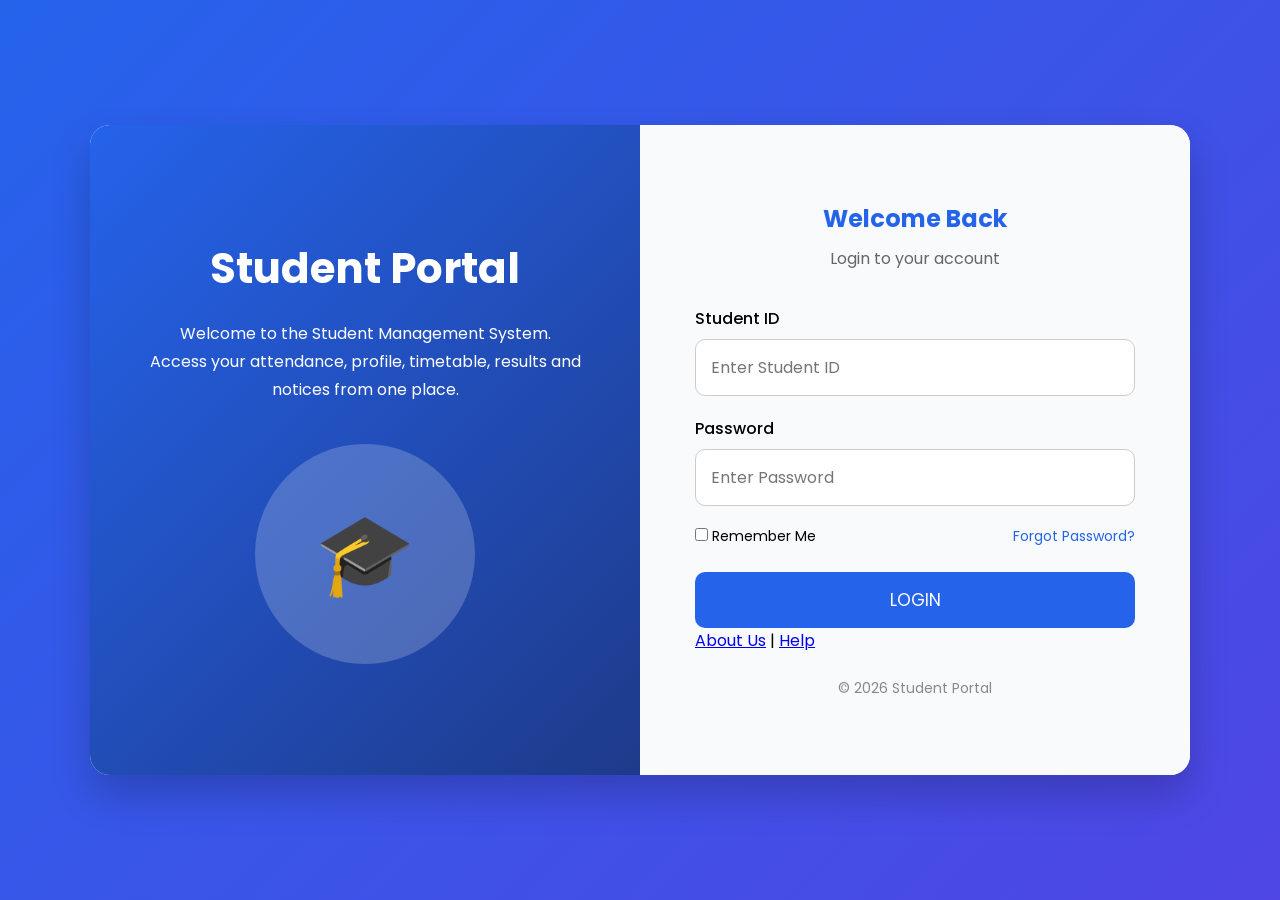
<file: index.html>
<!DOCTYPE html>
<html lang="en">
<head>
<meta charset="UTF-8">
<meta name="viewport" content="width=device-width, initial-scale=1.0">

<title>Student Login Portal</title>

<link rel="preconnect" href="https://fonts.googleapis.com">
<link href="https://fonts.googleapis.com/css2?family=Poppins:wght@300;400;500;600;700&display=swap" rel="stylesheet">

<style>

*{
    margin:0;
    padding:0;
    box-sizing:border-box;
    font-family:'Poppins',sans-serif;
}

body{
    height:100vh;
    display:flex;
    justify-content:center;
    align-items:center;
    background:linear-gradient(135deg,#2563eb,#4f46e5);
}

.container{
    width:90%;
    max-width:1100px;
    height:650px;
    background:#fff;
    border-radius:20px;
    overflow:hidden;
    display:flex;
    box-shadow:0 20px 40px rgba(0,0,0,.2);
}

/* Left Side */

.left{
    width:50%;
    background:linear-gradient(135deg,#2563eb,#1e3a8a);
    color:white;
    display:flex;
    flex-direction:column;
    justify-content:center;
    align-items:center;
    padding:50px;
    text-align:center;
}

.left h1{
    font-size:42px;
    margin-bottom:20px;
}

.left p{
    line-height:28px;
    margin-bottom:40px;
}

.circle{
    width:220px;
    height:220px;
    border-radius:50%;
    background:rgba(255,255,255,.2);
    display:flex;
    justify-content:center;
    align-items:center;
    font-size:80px;
}

/* Right Side */

.right{
    width:50%;
    display:flex;
    justify-content:center;
    align-items:center;
    background:#f8fafc;
}

.login-box{
    width:80%;
}

.login-box h2{
    text-align:center;
    color:#2563eb;
    margin-bottom:10px;
}

.login-box p{
    text-align:center;
    color:#666;
    margin-bottom:35px;
}

.input-group{
    margin-bottom:20px;
}

.input-group label{
    display:block;
    margin-bottom:8px;
    font-weight:500;
}

.input-group input{
    width:100%;
    padding:15px;
    border:1px solid #ccc;
    border-radius:10px;
    outline:none;
    font-size:16px;
    transition:.3s;
}

.input-group input:focus{
    border-color:#2563eb;
}

.options{
    display:flex;
    justify-content:space-between;
    margin-bottom:25px;
    font-size:14px;
}

.options a{
    text-decoration:none;
    color:#2563eb;
}

button{
    width:100%;
    padding:15px;
    border:none;
    border-radius:10px;
    background:#2563eb;
    color:white;
    font-size:17px;
    cursor:pointer;
    transition:.3s;
}

button:hover{
    background:#1d4ed8;
}

.footer{
    margin-top:25px;
    text-align:center;
    color:#888;
    font-size:14px;
}

@media(max-width:900px){

.container{
    flex-direction:column;
    height:auto;
}

.left,
.right{
    width:100%;
}

.left{
    padding:40px 20px;
}

.right{
    padding:40px 0;
}

.circle{
    width:160px;
    height:160px;
    font-size:60px;
}

}

</style>

</head>
<body>

<div class="container">

    <div class="left">

        <h1>Student Portal</h1>

        <p>
            Welcome to the Student Management System.<br>
            Access your attendance, profile, timetable,
            results and notices from one place.
        </p>

        <div class="circle">
            🎓
        </div>

    </div>

    <div class="right">

        <div class="login-box">

            <h2>Welcome Back</h2>

            <p>Login to your account</p>

            <form action="dashboard.html">

                <div class="input-group">

                    <label>Student ID</label>

                    <input
                    type="text"
                    placeholder="Enter Student ID"
                    required>

                </div>

                <div class="input-group">

                    <label>Password</label>

                    <input
                    type="password"
                    placeholder="Enter Password"
                    required>

                </div>

                <div class="options">

                    <label>

                        <input type="checkbox">

                        Remember Me

                    </label>

                    <a href="#">Forgot Password?</a>

                </div>

                <button type="submit">

                    LOGIN

                </button>
                <div class="login-links">
    <a href="about.html">About Us</a>
    <span>|</span>
    <a href="help.html">Help</a>
</div>

            </form>

            <div class="footer">

                © 2026 Student Portal

            </div>

        </div>

    </div>

</div>

</body>
</html>
</file>
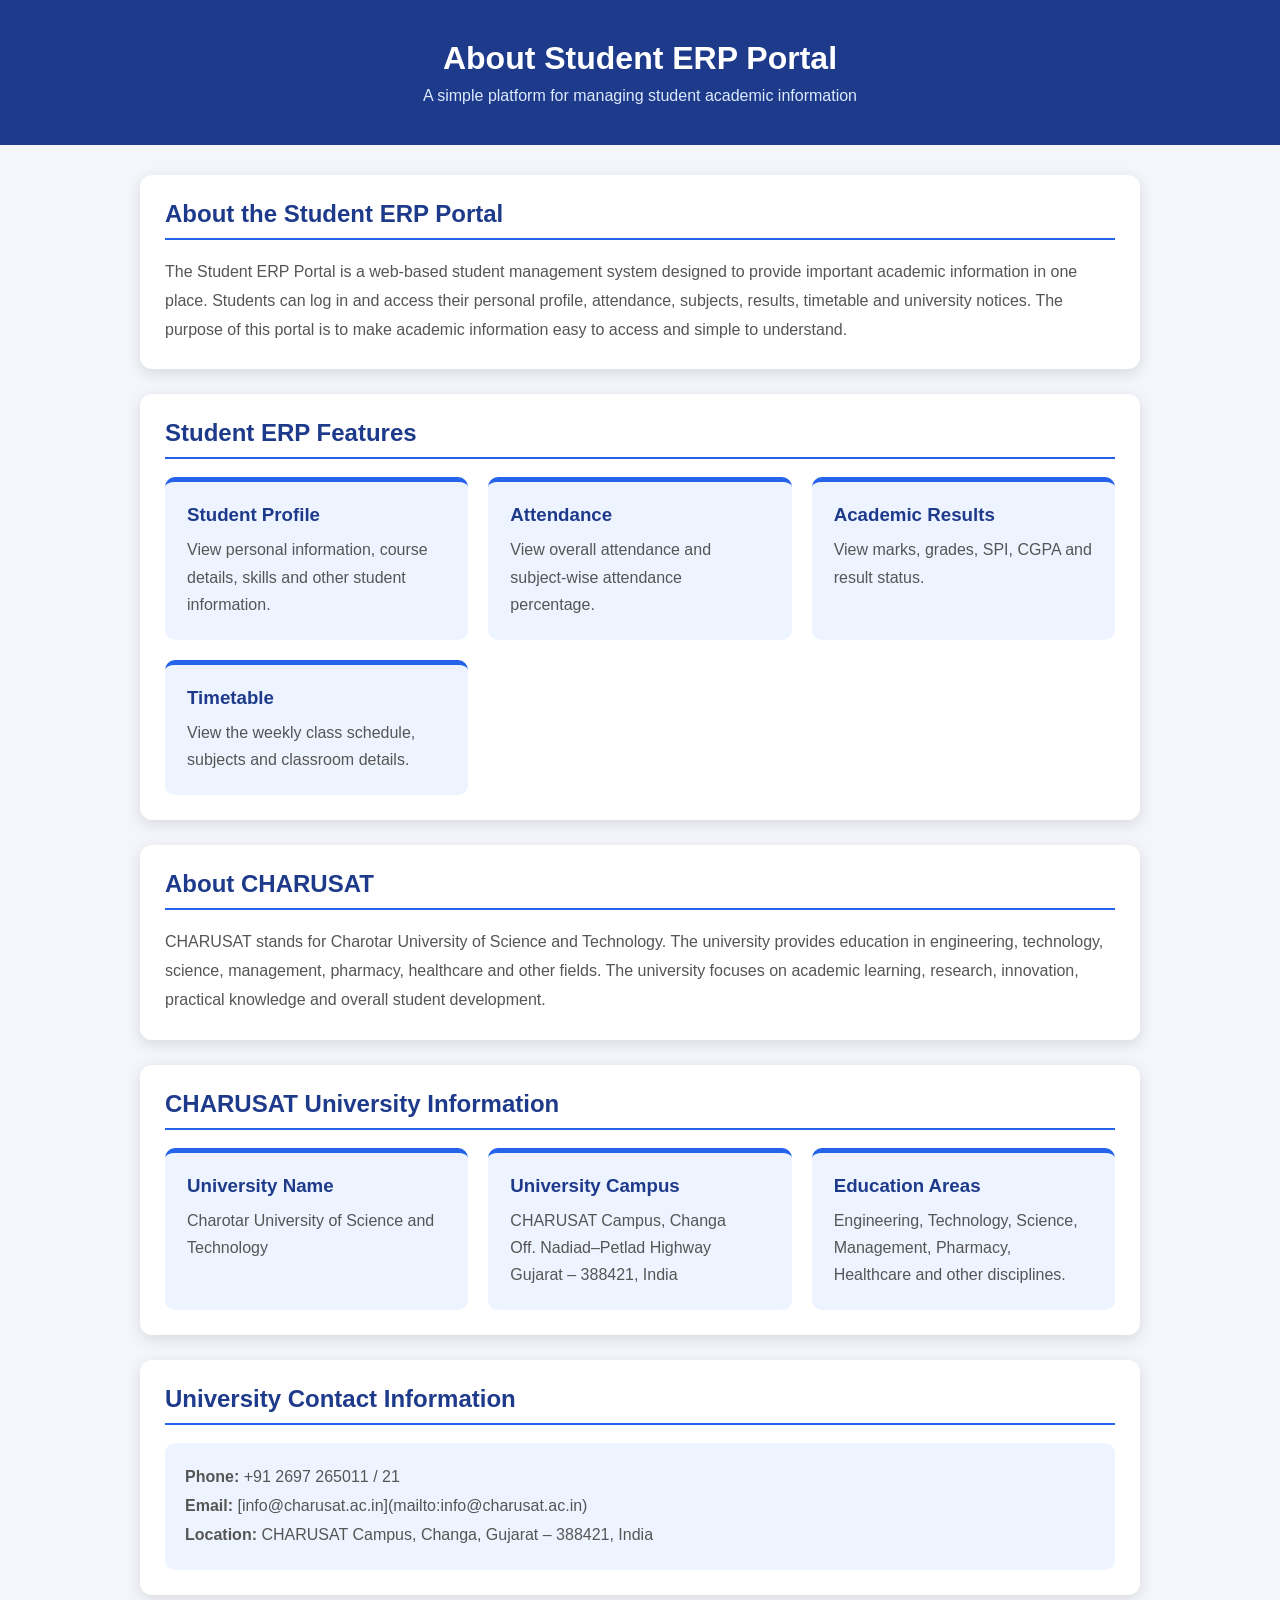
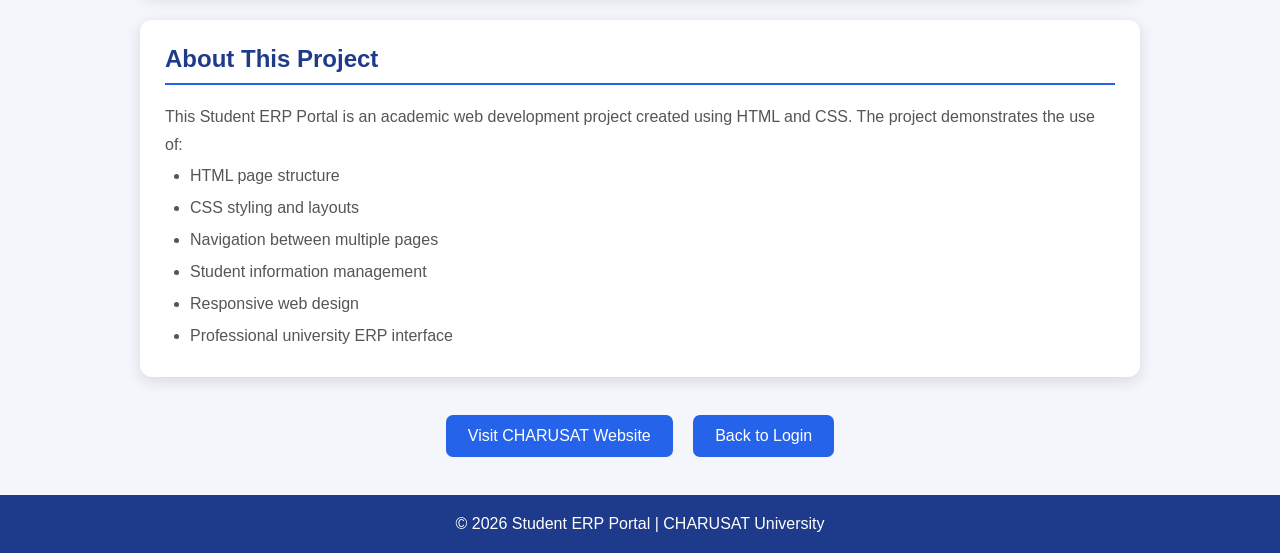
<file: about.html>
<!DOCTYPE html>

<html lang="en">

<head>

<meta charset="UTF-8">

<meta name="viewport" content="width=device-width, initial-scale=1.0">

<title>About Us - Student ERP</title>

<style>

*{
    margin:0;
    padding:0;
    box-sizing:border-box;
    font-family:Arial, sans-serif;
}

body{
    background:#f4f6fb;
    color:#333;
}

/* Header */

.header{
    background:#1e3a8a;
    color:white;
    text-align:center;
    padding:40px 20px;
}

.header h1{
    margin-bottom:10px;
}

.header p{
    color:#dbeafe;
}

/* Main Container */

.container{
    width:90%;
    max-width:1000px;
    margin:30px auto;
}

/* Sections */

.section{
    background:white;
    padding:25px;
    margin-bottom:25px;
    border-radius:12px;
    box-shadow:0 4px 15px rgba(0,0,0,0.12);
}

.section-title{
    color:#1e3a8a;
    margin-bottom:18px;
    padding-bottom:10px;
    border-bottom:2px solid #2563eb;
}

.section p{
    color:#555;
    line-height:1.8;
}

/* Information Cards */

.info-grid{
    display:grid;
    grid-template-columns:repeat(auto-fit,minmax(240px,1fr));
    gap:20px;
}

.info-card{
    background:#eef4ff;
    padding:22px;
    border-radius:10px;
    border-top:5px solid #2563eb;
}

.info-card h3{
    color:#1e3a8a;
    margin-bottom:10px;
}

.info-card p{
    line-height:1.7;
}

/* Feature List */

.feature-list{
    margin-left:25px;
    line-height:2;
    color:#555;
}

/* Buttons */

.button-area{
    text-align:center;
    margin:30px 0;
}

.button{
    display:inline-block;
    background:#2563eb;
    color:white;
    text-decoration:none;
    padding:12px 22px;
    border-radius:7px;
    margin:8px;
    font-size:16px;
}

.button:hover{
    background:#1e3a8a;
}

/* Contact Section */

.contact-box{
    background:#eef4ff;
    padding:20px;
    border-radius:10px;
    line-height:1.9;
}

/* Footer */

footer{
    background:#1e3a8a;
    color:white;
    text-align:center;
    padding:20px;
    margin-top:30px;
}

/* Mobile Design */

@media(max-width:600px){

    .container{
        width:94%;
    }

    .header{
        padding:30px 15px;
    }

    .section{
        padding:18px;
    }

}

</style>

</head>

<body>

<!-- Header -->

<div class="header">

<h1>About Student ERP Portal</h1>

<p>
A simple platform for managing student academic information
</p>

</div>

<div class="container">

<!-- About ERP -->

<div class="section">

<h2 class="section-title">
About the Student ERP Portal
</h2>

<p>

The Student ERP Portal is a web-based student management system
designed to provide important academic information in one place.

Students can log in and access their personal profile, attendance,
subjects, results, timetable and university notices.

The purpose of this portal is to make academic information
easy to access and simple to understand.

</p>

</div>

<!-- Portal Features -->

<div class="section">

<h2 class="section-title">
Student ERP Features
</h2>

<div class="info-grid">

<div class="info-card">

<h3>Student Profile</h3>

<p>

View personal information, course details,
skills and other student information.

</p>

</div>

<div class="info-card">

<h3>Attendance</h3>

<p>

View overall attendance and
subject-wise attendance percentage.

</p>

</div>

<div class="info-card">

<h3>Academic Results</h3>

<p>

View marks, grades, SPI,
CGPA and result status.

</p>

</div>

<div class="info-card">

<h3>Timetable</h3>

<p>

View the weekly class schedule,
subjects and classroom details.

</p>

</div>

</div>

</div>

<!-- About CHARUSAT -->

<div class="section">

<h2 class="section-title">
About CHARUSAT
</h2>

<p>

CHARUSAT stands for Charotar University of Science and Technology.

The university provides education in engineering, technology,
science, management, pharmacy, healthcare and other fields.

The university focuses on academic learning, research,
innovation, practical knowledge and overall student development.

</p>

</div>

<!-- University Information -->

<div class="section">

<h2 class="section-title">
CHARUSAT University Information
</h2>

<div class="info-grid">

<div class="info-card">

<h3>University Name</h3>

<p>

Charotar University of Science and Technology

</p>

</div>

<div class="info-card">

<h3>University Campus</h3>

<p>

CHARUSAT Campus, Changa<br>

Off. Nadiad–Petlad Highway<br>

Gujarat – 388421, India

</p>

</div>

<div class="info-card">

<h3>Education Areas</h3>

<p>

Engineering, Technology, Science,
Management, Pharmacy, Healthcare
and other disciplines.

</p>

</div>

</div>

</div>

<!-- Contact Information -->

<div class="section">

<h2 class="section-title">
University Contact Information
</h2>

<div class="contact-box">

<p>

<strong>Phone:</strong>
+91 2697 265011 / 21

</p>

<p>

<strong>Email:</strong>
[info@charusat.ac.in](mailto:info@charusat.ac.in)

</p>

<p>

<strong>Location:</strong>
CHARUSAT Campus, Changa,
Gujarat – 388421, India

</p>

</div>

</div>

<!-- Project Information -->

<div class="section">

<h2 class="section-title">
About This Project
</h2>

<p>

This Student ERP Portal is an academic web development project
created using HTML and CSS.

The project demonstrates the use of:

</p>

<ul class="feature-list">

<li>HTML page structure</li>

<li>CSS styling and layouts</li>

<li>Navigation between multiple pages</li>

<li>Student information management</li>

<li>Responsive web design</li>

<li>Professional university ERP interface</li>

</ul>

</div>

<!-- Buttons -->

<div class="button-area">

<a
class="button"
href="https://www.charusat.ac.in/"
target="_blank"

>

Visit CHARUSAT Website

</a>

<a
class="button"
href="index.html"

>

Back to Login

</a>

</div>

</div>

<!-- Footer -->

<footer>

<p>

© 2026 Student ERP Portal | CHARUSAT University

</p>

</footer>

</body>

</html>
</file>
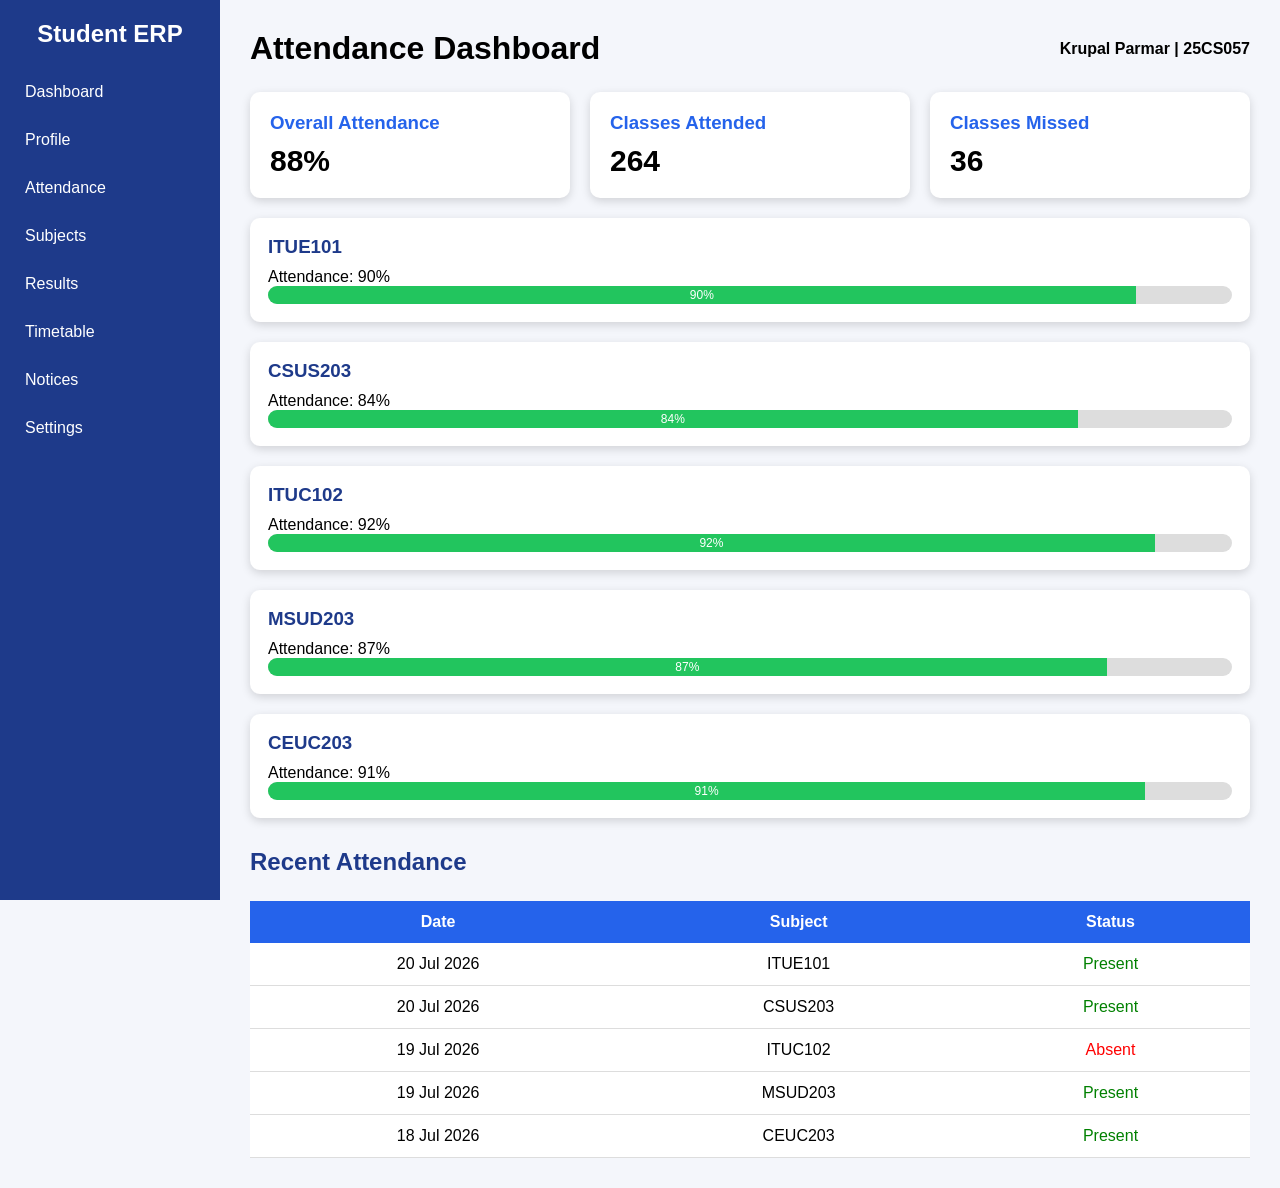
<file: attendance.html>
<!DOCTYPE html>
<html lang="en">
<head>
<meta charset="UTF-8">
<meta name="viewport" content="width=device-width, initial-scale=1.0">
<title>Attendance - Student ERP</title>

<style>

*{
    margin:0;
    padding:0;
    box-sizing:border-box;
    font-family:Arial, sans-serif;
}

body{
    background:#f4f6fb;
}

.container{
    display:flex;
}

/* Sidebar */

.sidebar{
    width:220px;
    height:100vh;
    background:#1e3a8a;
    color:white;
    position:fixed;
}

.sidebar h2{
    text-align:center;
    padding:20px;
}

.sidebar ul{
    list-style:none;
}

.sidebar ul li a{
    display:block;
    color:white;
    text-decoration:none;
    padding:15px 25px;
}

.sidebar ul li a:hover{
    background:#2563eb;
}

/* Main */

.main{
    margin-left:220px;
    padding:30px;
    width:100%;
}

.header{
    display:flex;
    justify-content:space-between;
    align-items:center;
}

.profile{
    font-weight:bold;
}

.cards{
    display:grid;
    grid-template-columns:repeat(auto-fit,minmax(220px,1fr));
    gap:20px;
    margin-top:25px;
}

.card{
    background:white;
    padding:20px;
    border-radius:10px;
    box-shadow:0 3px 10px rgba(0,0,0,.15);
}

.card h3{
    color:#2563eb;
    margin-bottom:10px;
}

.big{
    font-size:30px;
    font-weight:bold;
}

/* Progress */

.progress{
    width:100%;
    height:18px;
    background:#ddd;
    border-radius:10px;
    overflow:hidden;
}

.bar{
    height:100%;
    background:#22c55e;
    color:white;
    text-align:center;
    font-size:12px;
    line-height:18px;
}

.subject-card{
    background:white;
    padding:18px;
    margin-top:20px;
    border-radius:10px;
    box-shadow:0 3px 10px rgba(0,0,0,.15);
}

.subject-card h3{
    color:#1e3a8a;
    margin-bottom:10px;
}

table{
    width:100%;
    border-collapse:collapse;
    margin-top:25px;
    background:white;
}

th{
    background:#2563eb;
    color:white;
    padding:12px;
}

td{
    padding:12px;
    text-align:center;
    border-bottom:1px solid #ddd;
}

</style>
</head>

<body>

<div class="container">

<div class="sidebar">

<h2>Student ERP</h2>

<ul>

<li><a href="dashboard.html">Dashboard</a></li>

<li><a href="profile.html">Profile</a></li>

<li><a href="attendance.html">Attendance</a></li>

<li><a href="subjects.html">Subjects</a></li>

<li><a href="results.html">Results</a></li>

<li><a href="timetable.html">Timetable</a></li>

<li><a href="notices.html">Notices</a></li>

<li><a href="settings.html">Settings</a></li>

</ul>

</div>

<div class="main">

<div class="header">

<h1>Attendance Dashboard</h1>

<div class="profile">

Krupal Parmar | 25CS057

</div>

</div>

<div class="cards">

<div class="card">

<h3>Overall Attendance</h3>

<div class="big">88%</div>

</div>

<div class="card">

<h3>Classes Attended</h3>

<div class="big">264</div>

</div>

<div class="card">

<h3>Classes Missed</h3>

<div class="big">36</div>

</div>

</div>

<div class="subject-card">

<h3>ITUE101</h3>

<p>Attendance: 90%</p>

<div class="progress">

<div class="bar" style="width:90%">90%</div>

</div>

</div>

<div class="subject-card">

<h3>CSUS203</h3>

<p>Attendance: 84%</p>

<div class="progress">

<div class="bar" style="width:84%">84%</div>

</div>

</div>
<div class="subject-card">

    <h3>ITUC102</h3>

    <p>Attendance: 92%</p>

    <div class="progress">

        <div class="bar" style="width:92%">92%</div>

    </div>

</div>

<div class="subject-card">

    <h3>MSUD203</h3>

    <p>Attendance: 87%</p>

    <div class="progress">

        <div class="bar" style="width:87%">87%</div>

    </div>

</div>

<div class="subject-card">

    <h3>CEUC203</h3>

    <p>Attendance: 91%</p>

    <div class="progress">

        <div class="bar" style="width:91%">91%</div>

    </div>

</div>

<h2 style="margin-top:30px;color:#1e3a8a;">
Recent Attendance
</h2>

<table>

<tr>

<th>Date</th>

<th>Subject</th>

<th>Status</th>

</tr>

<tr>

<td>20 Jul 2026</td>

<td>ITUE101</td>

<td style="color:green;">Present</td>

</tr>

<tr>

<td>20 Jul 2026</td>

<td>CSUS203</td>

<td style="color:green;">Present</td>

</tr>

<tr>

<td>19 Jul 2026</td>

<td>ITUC102</td>

<td style="color:red;">Absent</td>

</tr>

<tr>

<td>19 Jul 2026</td>

<td>MSUD203</td>

<td style="color:green;">Present</td>

</tr>

<tr>

<td>18 Jul 2026</td>

<td>CEUC203</td>

<td style="color:green;">Present</td>

</tr>

</table>

</div>

</div>

</body>

</html>
</file>
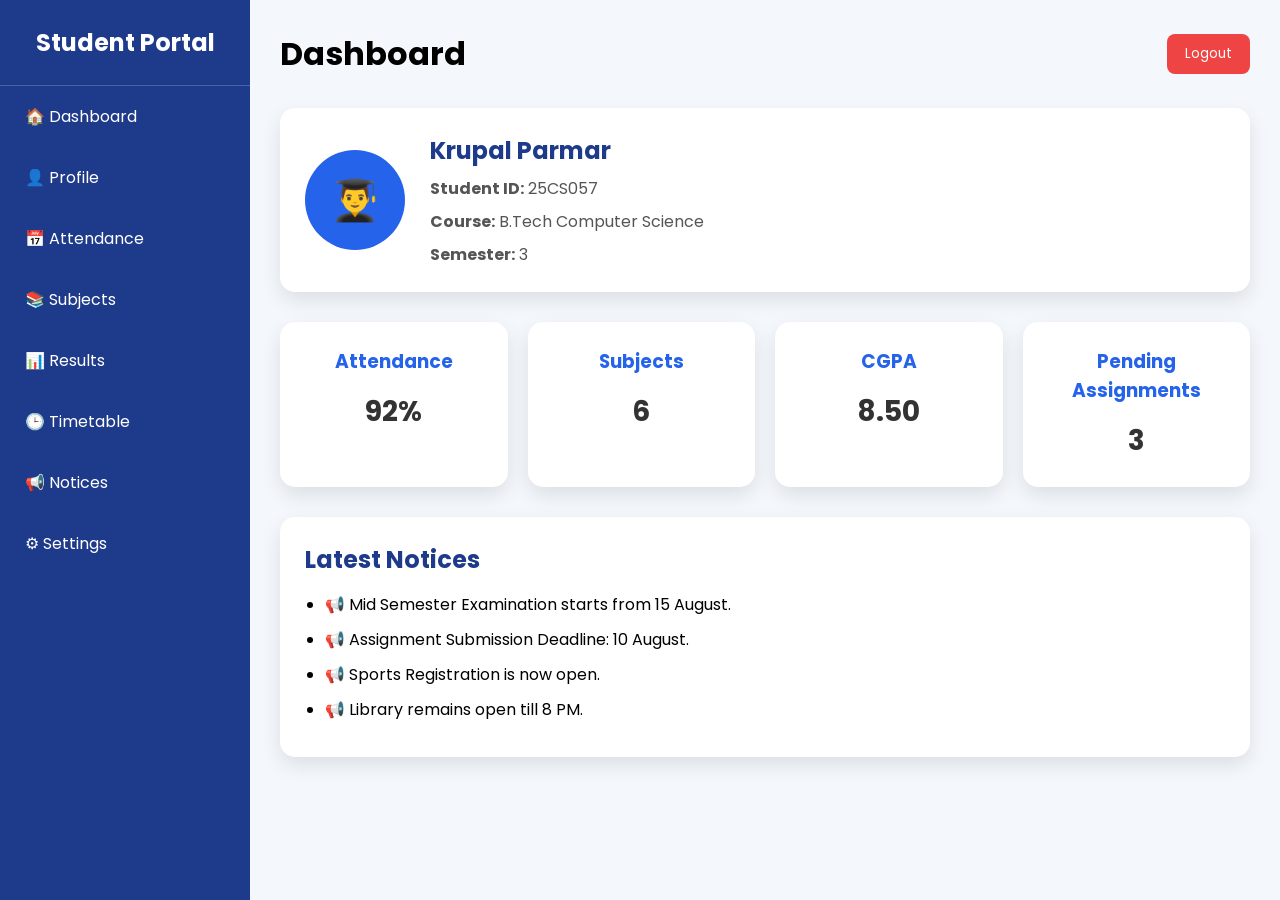
<file: dashboard.html>
<!DOCTYPE html>
<html lang="en">
<head>
<meta charset="UTF-8">
<meta name="viewport" content="width=device-width, initial-scale=1.0">
<title>Student Dashboard</title>

<link href="https://fonts.googleapis.com/css2?family=Poppins:wght@300;400;500;600;700&display=swap" rel="stylesheet">

<style>
*{
    margin:0;
    padding:0;
    box-sizing:border-box;
    font-family:'Poppins',sans-serif;
}

body{
    background:#f4f7fc;
}

.container{
    display:flex;
}

/* Sidebar */

.sidebar{
    width:250px;
    background:#1e3a8a;
    color:white;
    height:100vh;
    position:fixed;
}

.sidebar h2{
    text-align:center;
    padding:25px;
    border-bottom:1px solid rgba(255,255,255,.2);
}

.sidebar ul{
    list-style:none;
}

.sidebar ul li{
    padding:18px 25px;
    cursor:pointer;
    transition:.3s;
}

.sidebar ul li:hover{
    background:#2563eb;
}

.sidebar ul li a{
    text-decoration:none;
    color:white;
    display:block;
}

/* Main */

.main{
    margin-left:250px;
    width:100%;
    padding:30px;
}

.header{
    display:flex;
    justify-content:space-between;
    align-items:center;
    margin-bottom:30px;
}

.logout{
    background:#ef4444;
    color:white;
    border:none;
    padding:10px 18px;
    border-radius:8px;
    cursor:pointer;
}

.logout:hover{
    background:#dc2626;
}

/* Profile Card */

.profile{
    background:white;
    border-radius:15px;
    padding:25px;
    display:flex;
    align-items:center;
    gap:25px;
    box-shadow:0 8px 20px rgba(0,0,0,.1);
}

.avatar{
    width:100px;
    height:100px;
    border-radius:50%;
    background:#2563eb;
    color:white;
    display:flex;
    justify-content:center;
    align-items:center;
    font-size:40px;
}

.info h2{
    color:#1e3a8a;
}

.info p{
    margin-top:8px;
    color:#555;
}

/* Cards */

.cards{
    display:grid;
    grid-template-columns:repeat(auto-fit,minmax(220px,1fr));
    gap:20px;
    margin-top:30px;
}

.card{
    background:white;
    padding:25px;
    border-radius:15px;
    text-align:center;
    box-shadow:0 8px 20px rgba(0,0,0,.1);
    transition:.3s;
}

.card:hover{
    transform:translateY(-5px);
}

.card h3{
    color:#2563eb;
    margin-bottom:15px;
}

.card p{
    font-size:28px;
    font-weight:bold;
    color:#333;
}

/* Notice */

.notice{
    background:white;
    margin-top:30px;
    padding:25px;
    border-radius:15px;
    box-shadow:0 8px 20px rgba(0,0,0,.1);
}

.notice h2{
    margin-bottom:15px;
    color:#1e3a8a;
}

.notice ul{
    margin-left:20px;
}

.notice li{
    margin-bottom:10px;
}

/* Mobile */

@media(max-width:768px){

.sidebar{
    width:200px;
}

.main{
    margin-left:200px;
}

.profile{
    flex-direction:column;
    text-align:center;
}

}
</style>

</head>
<body>

<div class="container">

    <!-- Sidebar -->

    <div class="sidebar">

        <h2>Student Portal</h2>

        <ul>

            <li><a href="dashboard.html">🏠 Dashboard</a></li>
            <li><a href="profile.html">👤 Profile</a></li>
            <li><a href="attendance.html">📅 Attendance</a></li>
            <li><a href="subjects.html">📚 Subjects</a></li>
            <li><a href="results.html">📊 Results</a></li>
            <li><a href="timetable.html">🕒 Timetable</a></li>
            <li><a href="notices.html">📢 Notices</a></li>
            <li><a href="settings.html">⚙ Settings</a></li>

        </ul>

    </div>

    <!-- Main -->

    <div class="main">

        <div class="header">

            <h1>Dashboard</h1>

            <button class="logout">
                Logout
            </button>

        </div>

        <!-- Profile -->

        <div class="profile">

            <div class="avatar">
                👨‍🎓
            </div>

            <div class="info">

                <h2>Krupal Parmar</h2>

                <p><strong>Student ID:</strong> 25CS057</p>

                <p><strong>Course:</strong> B.Tech Computer Science</p>

                <p><strong>Semester:</strong> 3</p>

            </div>

        </div>

        <!-- Cards -->

        <div class="cards">

            <div class="card">

                <h3>Attendance</h3>

                <p>92%</p>

            </div>

            <div class="card">

                <h3>Subjects</h3>

                <p>6</p>

            </div>

            <div class="card">

                <h3>CGPA</h3>

                <p>8.50</p>

            </div>

            <div class="card">

                <h3>Pending Assignments</h3>

                <p>3</p>

            </div>

        </div>

        <!-- Notices -->

        <div class="notice">

            <h2>Latest Notices</h2>

            <ul>

                <li>📢 Mid Semester Examination starts from 15 August.</li>

                <li>📢 Assignment Submission Deadline: 10 August.</li>

                <li>📢 Sports Registration is now open.</li>

                <li>📢 Library remains open till 8 PM.</li>

            </ul>

        </div>

    </div>

</div>

</body>
</html>
</file>
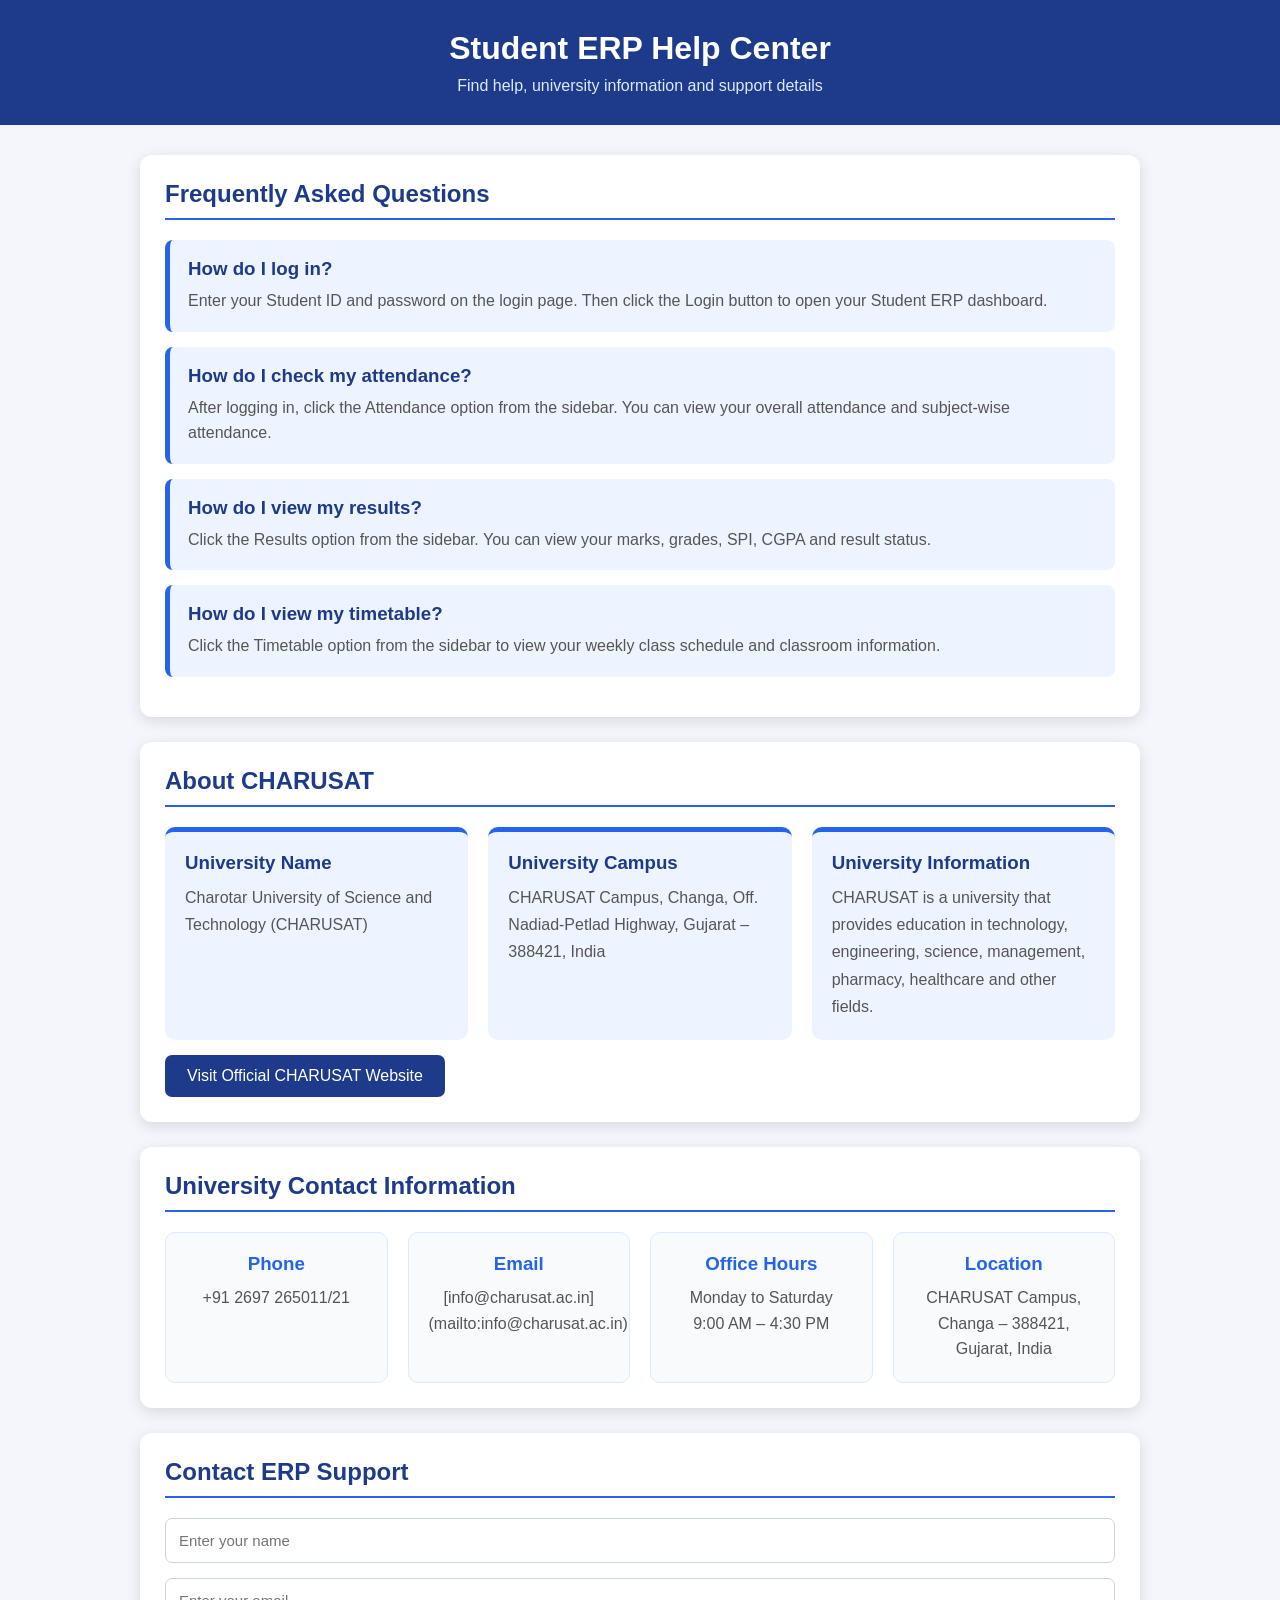
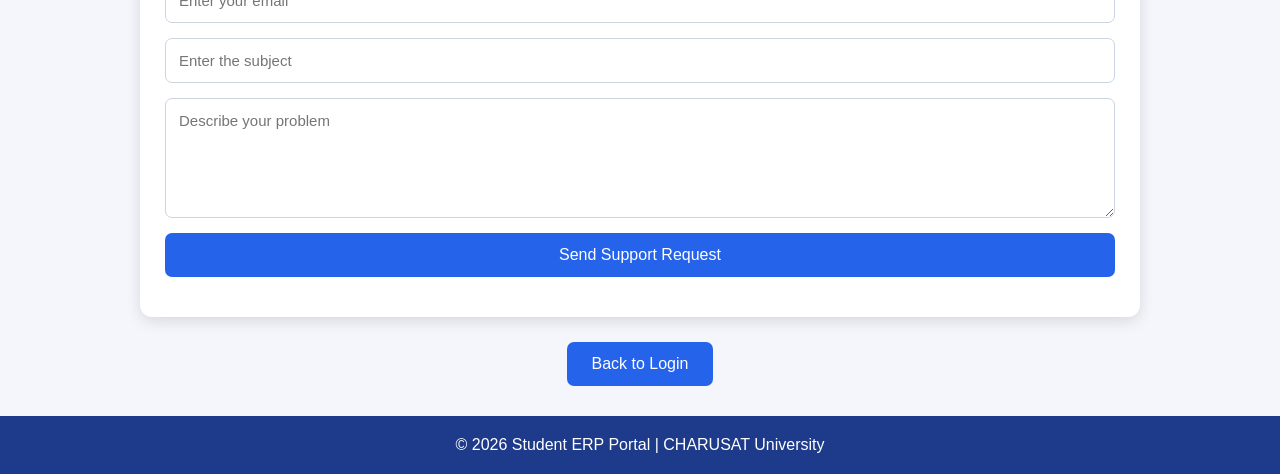
<file: help.html>
<!DOCTYPE html>

<html lang="en">

<head>

<meta charset="UTF-8">

<meta name="viewport" content="width=device-width, initial-scale=1.0">

<title>Help Center - Student ERP</title>

<style>

/* Basic CSS */

*{
    margin:0;
    padding:0;
    box-sizing:border-box;
    font-family:Arial, sans-serif;
}

body{
    background:#f4f6fb;
    color:#333;
}

/* Header */

.header{
    background:#1e3a8a;
    color:white;
    text-align:center;
    padding:30px 20px;
}

.header h1{
    margin-bottom:10px;
}

.header p{
    color:#dbeafe;
}

/* Main Container */

.container{
    width:90%;
    max-width:1000px;
    margin:30px auto;
}

/* Section */

.section{
    background:white;
    padding:25px;
    margin-bottom:25px;
    border-radius:12px;
    box-shadow:0 4px 15px rgba(0,0,0,0.12);
}

.section-title{
    color:#1e3a8a;
    margin-bottom:20px;
    border-bottom:2px solid #2563eb;
    padding-bottom:10px;
}

/* Help Boxes */

.help-box{
    background:#eef4ff;
    border-left:5px solid #2563eb;
    padding:18px;
    margin-bottom:15px;
    border-radius:8px;
}

.help-box h3{
    color:#1e3a8a;
    margin-bottom:8px;
}

.help-box p{
    color:#555;
    line-height:1.6;
}

/* University Information */

.university-info{
    display:grid;
    grid-template-columns:repeat(auto-fit,minmax(250px,1fr));
    gap:20px;
}

.info-card{
    background:#eef4ff;
    padding:20px;
    border-radius:10px;
    border-top:5px solid #2563eb;
}

.info-card h3{
    color:#1e3a8a;
    margin-bottom:10px;
}

.info-card p{
    color:#555;
    line-height:1.7;
}

/* Contact Details */

.contact-grid{
    display:grid;
    grid-template-columns:repeat(auto-fit,minmax(220px,1fr));
    gap:20px;
}

.contact-card{
    background:#f8fafc;
    padding:20px;
    text-align:center;
    border-radius:10px;
    border:1px solid #dbeafe;
}

.contact-card h3{
    color:#2563eb;
    margin-bottom:10px;
}

.contact-card p{
    color:#555;
    line-height:1.6;
}

/* Contact Form */

form{
    display:grid;
    gap:15px;
}

input,
textarea{
    width:100%;
    padding:13px;
    border:1px solid #cbd5e1;
    border-radius:7px;
    font-size:15px;
}

textarea{
    height:120px;
    resize:vertical;
}

input:focus,
textarea:focus{
    outline:none;
    border-color:#2563eb;
}

/* Buttons */

button{
    background:#2563eb;
    color:white;
    border:none;
    padding:13px 25px;
    border-radius:7px;
    cursor:pointer;
    font-size:16px;
}

button:hover{
    background:#1e3a8a;
}

.button-area{
    text-align:center;
    margin-top:20px;
}

.website-button{
    display:inline-block;
    background:#1e3a8a;
    color:white;
    text-decoration:none;
    padding:12px 22px;
    border-radius:7px;
    margin-top:15px;
}

.website-button:hover{
    background:#2563eb;
}

/* Footer */

footer{
    background:#1e3a8a;
    color:white;
    text-align:center;
    padding:20px;
    margin-top:30px;
}

/* Mobile Design */

@media(max-width:600px){

    .container{
        width:94%;
    }

    .header{
        padding:25px 15px;
    }

    .section{
        padding:18px;
    }

}

</style>

</head>

<body>

<!-- Header -->

<div class="header">

<h1>Student ERP Help Center</h1>

<p>Find help, university information and support details</p>

</div>

<div class="container">

<!-- Frequently Asked Questions -->

<div class="section">

<h2 class="section-title">Frequently Asked Questions</h2>

<div class="help-box">

<h3>How do I log in?</h3>

<p>

Enter your Student ID and password on the login page.
Then click the Login button to open your Student ERP dashboard.

</p>

</div>

<div class="help-box">

<h3>How do I check my attendance?</h3>

<p>

After logging in, click the Attendance option from the sidebar.
You can view your overall attendance and subject-wise attendance.

</p>

</div>

<div class="help-box">

<h3>How do I view my results?</h3>

<p>

Click the Results option from the sidebar.
You can view your marks, grades, SPI, CGPA and result status.

</p>

</div>

<div class="help-box">

<h3>How do I view my timetable?</h3>

<p>

Click the Timetable option from the sidebar to view your
weekly class schedule and classroom information.

</p>

</div>

</div>

<!-- University Information -->

<div class="section">

<h2 class="section-title">About CHARUSAT</h2>

<div class="university-info">

<div class="info-card">

<h3>University Name</h3>

<p>

Charotar University of Science and Technology
(CHARUSAT)

</p>

</div>

<div class="info-card">

<h3>University Campus</h3>

<p>

CHARUSAT Campus, Changa,
Off. Nadiad-Petlad Highway,
Gujarat – 388421, India

</p>

</div>

<div class="info-card">

<h3>University Information</h3>

<p>

CHARUSAT is a university that provides education
in technology, engineering, science, management,
pharmacy, healthcare and other fields.

</p>

</div>

</div>

<a class="website-button"
href="https://www.charusat.ac.in/"
target="_blank">

Visit Official CHARUSAT Website

</a>

</div>

<!-- Contact Information -->

<div class="section">

<h2 class="section-title">University Contact Information</h2>

<div class="contact-grid">

<div class="contact-card">

<h3>Phone</h3>

<p>

+91 2697 265011/21

</p>

</div>

<div class="contact-card">

<h3>Email</h3>

<p>

[info@charusat.ac.in](mailto:info@charusat.ac.in)

</p>

</div>

<div class="contact-card">

<h3>Office Hours</h3>

<p>

Monday to Saturday<br>

9:00 AM – 4:30 PM

</p>

</div>

<div class="contact-card">

<h3>Location</h3>

<p>

CHARUSAT Campus,<br>

Changa – 388421,<br>

Gujarat, India

</p>

</div>

</div>

</div>

<!-- Contact Support -->

<div class="section">

<h2 class="section-title">Contact ERP Support</h2>

<form onsubmit="showMessage(event)">

<input
type="text"
placeholder="Enter your name"
required

>

<input
type="email"
placeholder="Enter your email"
required

>

<input
type="text"
placeholder="Enter the subject"
required

>

<textarea
placeholder="Describe your problem"
required
></textarea>

<button type="submit">

Send Support Request

</button>

</form>

<p id="message"
style="text-align:center;
color:green;
font-weight:bold;
margin-top:15px;">

</p>

</div>

<!-- Back Button -->

<div class="button-area">

<button onclick="window.location.href='index.html'">

Back to Login

</button>

</div>

</div>

<!-- Footer -->

<footer>

<p>

© 2026 Student ERP Portal | CHARUSAT University

</p>

</footer>

<script>

function showMessage(event){

event.preventDefault();

document.getElementById("message").innerHTML=

"Your support request has been submitted successfully!";

}

</script>

</body>

</html>
</file>
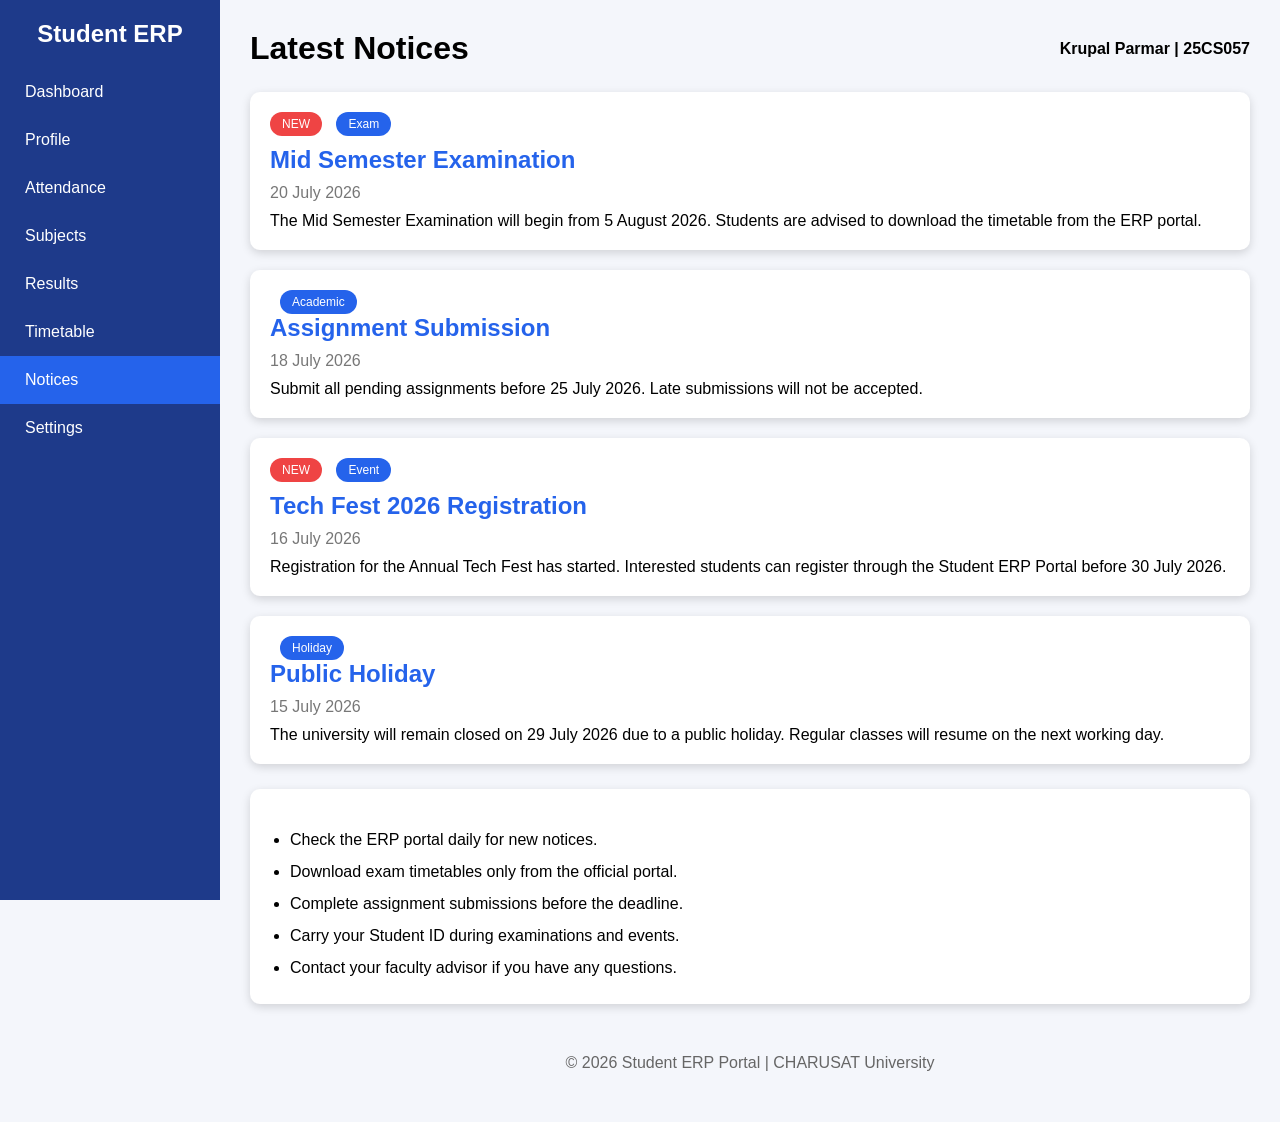
<file: notices.html>
<!DOCTYPE html>
<html lang="en">
<head>
<meta charset="UTF-8">
<meta name="viewport" content="width=device-width, initial-scale=1.0">
<title>Student ERP - Notices</title>

<style>

*{
margin:0;
padding:0;
box-sizing:border-box;
font-family:Arial,sans-serif;
}

body{
background:#f4f6fb;
}

.container{
display:flex;
}

.sidebar{
width:220px;
height:100vh;
background:#1e3a8a;
position:fixed;
color:white;
}

.sidebar h2{
text-align:center;
padding:20px;
}

.sidebar ul{
list-style:none;
}

.sidebar ul li a{
display:block;
padding:15px 25px;
color:white;
text-decoration:none;
}

.sidebar ul li a:hover{
background:#2563eb;
}

.main{
margin-left:220px;
padding:30px;
width:100%;
}

.header{
display:flex;
justify-content:space-between;
align-items:center;
margin-bottom:25px;
}

.notice-card{
background:white;
padding:20px;
border-radius:10px;
box-shadow:0 3px 10px rgba(0,0,0,.15);
margin-bottom:20px;
}

.notice-card h2{
color:#2563eb;
margin-bottom:10px;
}

.date{
color:#777;
margin-bottom:10px;
}

.badge{
display:inline-block;
background:#ef4444;
color:white;
padding:5px 12px;
border-radius:20px;
font-size:12px;
margin-bottom:10px;
}

.type{
display:inline-block;
background:#2563eb;
color:white;
padding:5px 12px;
border-radius:20px;
font-size:12px;
margin-left:10px;
}

</style>

</head>

<body>

<div class="container">

<div class="sidebar">

<h2>Student ERP</h2>

<ul>

<li><a href="dashboard.html">Dashboard</a></li>
<li><a href="profile.html">Profile</a></li>
<li><a href="attendance.html">Attendance</a></li>
<li><a href="subjects.html">Subjects</a></li>
<li><a href="results.html">Results</a></li>
<li><a href="timetable.html">Timetable</a></li>
<li><a href="notices.html" style="background:#2563eb;">Notices</a></li>
<li><a href="settings.html">Settings</a></li>

</ul>

</div>

<div class="main">

<div class="header">

<h1>Latest Notices</h1>

<b>Krupal Parmar | 25CS057</b>

</div>

<div class="notice-card">

<span class="badge">NEW</span>
<span class="type">Exam</span>

<h2>Mid Semester Examination</h2>

<p class="date">20 July 2026</p>

<p>
The Mid Semester Examination will begin from 5 August 2026.
Students are advised to download the timetable from the ERP portal.
</p>

</div>

<div class="notice-card">

<span class="type">Academic</span>

<h2>Assignment Submission</h2>

<p class="date">18 July 2026</p>

<p>
Submit all pending assignments before 25 July 2026.
Late submissions will not be accepted.
</p>

</div>
<!-- Notice 3 -->

<div class="notice-card">

<span class="badge">NEW</span>
<span class="type">Event</span>

<h2>Tech Fest 2026 Registration</h2>

<p class="date">16 July 2026</p>

<p>
Registration for the Annual Tech Fest has started.
Interested students can register through the Student ERP Portal before
30 July 2026.
</p>

</div>

<!-- Notice 4 -->

<div class="notice-card">

<span class="type">Holiday</span>

<h2>Public Holiday</h2>

<p class="date">15 July 2026</p>

<p>
The university will remain closed on 29 July 2026 due to a public holiday.
Regular classes will resume on the next working day.
</p>

</div>

<!-- Important Instructions -->

<div style="
background:white;
padding:20px;
border-radius:10px;
box-shadow:0 3px 10px rgba(0,0,0,.15);
margin-top:25px;
">

<h2 style="color:#2563eb;margin-bottom:15px;">



</h2>

<ul style="margin-left:20px;line-height:2;">

<li>Check the ERP portal daily for new notices.</li>

<li>Download exam timetables only from the official portal.</li>

<li>Complete assignment submissions before the deadline.</li>

<li>Carry your Student ID during examinations and events.</li>

<li>Contact your faculty advisor if you have any questions.</li>

</ul>

</div>

<footer style="
margin-top:30px;
text-align:center;
padding:20px;
color:#666;
">

© 2026 Student ERP Portal | CHARUSAT University

</footer>

</div>

</div>

</body>

</html>
</file>
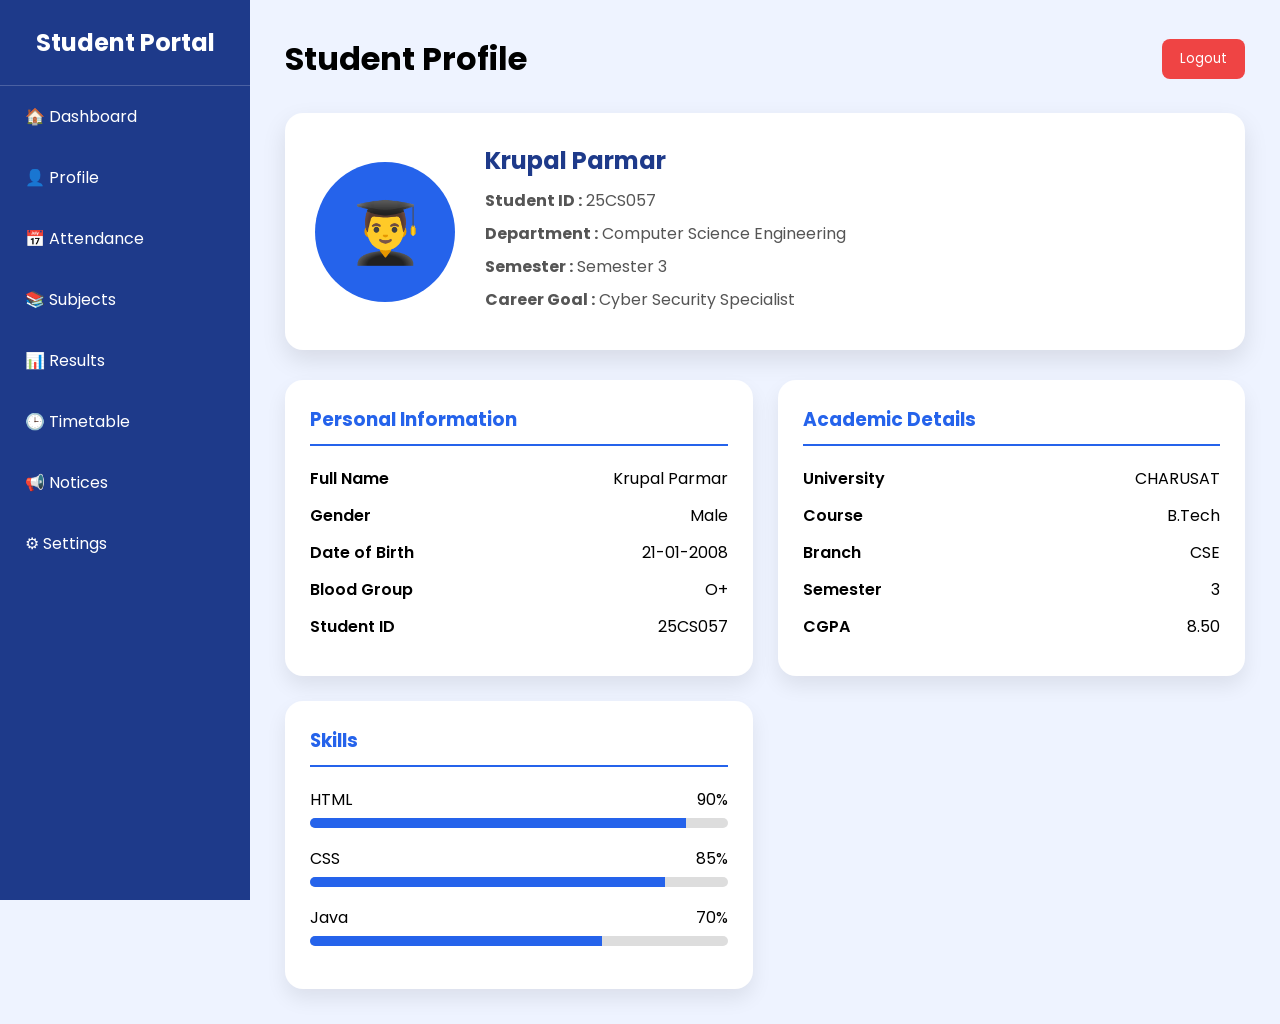
<file: profile.html>
<!DOCTYPE html>
<html lang="en">
<head>
<meta charset="UTF-8">
<meta name="viewport" content="width=device-width, initial-scale=1.0">
<title>Student Profile</title>

<link href="https://fonts.googleapis.com/css2?family=Poppins:wght@300;400;500;600;700&display=swap" rel="stylesheet">

<style>

*{
    margin:0;
    padding:0;
    box-sizing:border-box;
    font-family:'Poppins',sans-serif;
}

body{
    background:#eef3ff;
}

.container{
    display:flex;
}

/* Sidebar */

.sidebar{
    width:250px;
    height:100vh;
    background:#1e3a8a;
    color:white;
    position:fixed;
}

.sidebar h2{
    text-align:center;
    padding:25px;
    border-bottom:1px solid rgba(255,255,255,.2);
}

.sidebar ul{
    list-style:none;
}

.sidebar ul li{
    padding:18px 25px;
    transition:.3s;
}

.sidebar ul li:hover{
    background:#2563eb;
}

.sidebar ul li a{
    color:white;
    text-decoration:none;
    display:block;
}

/* Main Content */

.main{
    margin-left:250px;
    width:100%;
    padding:35px;
}

.header{
    display:flex;
    justify-content:space-between;
    align-items:center;
    margin-bottom:30px;
}

.logout{
    padding:10px 18px;
    border:none;
    background:#ef4444;
    color:white;
    border-radius:8px;
    cursor:pointer;
}

.logout:hover{
    background:#dc2626;
}

/* Profile Card */

.profile-card{
    background:white;
    border-radius:18px;
    padding:30px;
    display:flex;
    align-items:center;
    gap:30px;
    box-shadow:0 10px 25px rgba(0,0,0,.1);
}

.avatar{
    width:140px;
    height:140px;
    border-radius:50%;
    background:#2563eb;
    display:flex;
    justify-content:center;
    align-items:center;
    color:white;
    font-size:60px;
}

.profile-info h2{
    color:#1e3a8a;
    margin-bottom:10px;
}

.profile-info p{
    margin:8px 0;
    color:#555;
}

/* Information Cards */

.grid{
    display:grid;
    grid-template-columns:repeat(auto-fit,minmax(320px,1fr));
    gap:25px;
    margin-top:30px;
}

.card{
    background:white;
    padding:25px;
    border-radius:18px;
    box-shadow:0 10px 20px rgba(0,0,0,.08);
}

.card h3{
    color:#2563eb;
    margin-bottom:20px;
    border-bottom:2px solid #2563eb;
    padding-bottom:10px;
}

.info-row{
    display:flex;
    justify-content:space-between;
    margin:12px 0;
}

.info-row span:first-child{
    font-weight:600;
}

.skills{
    margin-top:15px;
}

.skill{
    margin-bottom:18px;
}

.skill-title{
    display:flex;
    justify-content:space-between;
    margin-bottom:6px;
}

.progress{
    height:10px;
    background:#ddd;
    border-radius:10px;
    overflow:hidden;
}

.bar{
    height:100%;
    background:#2563eb;
}

/* ===== HTML STARTS ===== */

</style>

</head>

<body>

<div class="container">

<div class="sidebar">

<h2>Student Portal</h2>

<ul>
<li><a href="dashboard.html">🏠 Dashboard</a></li>
<li><a href="profile.html">👤 Profile</a></li>
<li><a href="attendance.html">📅 Attendance</a></li>
<li><a href="subjects.html">📚 Subjects</a></li>
<li><a href="results.html">📊 Results</a></li>
<li><a href="timetable.html">🕒 Timetable</a></li>
<li><a href="notices.html">📢 Notices</a></li>
<li><a href="settings.html">⚙ Settings</a></li>
</ul>

</div>

<div class="main">

<div class="header">

<h1>Student Profile</h1>

<button class="logout">Logout</button>

</div>

<div class="profile-card">

<div class="avatar">
👨‍🎓
</div>

<div class="profile-info">

<h2>Krupal Parmar</h2>

<p><strong>Student ID :</strong> 25CS057</p>

<p><strong>Department :</strong> Computer Science Engineering</p>

<p><strong>Semester :</strong> Semester 3</p>

<p><strong>Career Goal :</strong> Cyber Security Specialist</p>

</div>

</div>

<div class="grid">

<div class="card">

<h3>Personal Information</h3>

<div class="info-row">
<span>Full Name</span>
<span>Krupal Parmar</span>
</div>

<div class="info-row">
<span>Gender</span>
<span>Male</span>
</div>

<div class="info-row">
<span>Date of Birth</span>
<span>21-01-2008</span>
</div>

<div class="info-row">
<span>Blood Group</span>
<span>O+</span>
</div>

<div class="info-row">
<span>Student ID</span>
<span>25CS057</span>
</div>

</div>

<div class="card">

<h3>Academic Details</h3>

<div class="info-row">
<span>University</span>
<span>CHARUSAT</span>
</div>

<div class="info-row">
<span>Course</span>
<span>B.Tech</span>
</div>

<div class="info-row">
<span>Branch</span>
<span>CSE</span>
</div>

<div class="info-row">
<span>Semester</span>
<span>3</span>
</div>

<div class="info-row">
<span>CGPA</span>
<span>8.50</span>
</div>

</div>

<div class="card">

<h3>Skills</h3>

<div class="skills">

<div class="skill">
<div class="skill-title">
<span>HTML</span>
<span>90%</span>
</div>
<div class="progress">
<div class="bar" style="width:90%"></div>
</div>
</div>

<div class="skill">
<div class="skill-title">
<span>CSS</span>
<span>85%</span>
</div>
<div class="progress">
<div class="bar" style="width:85%"></div>
</div>
</div>

<div class="skill">
<div class="skill-title">
<span>Java</span>
<span>70%</span>
</div>
<div class="progress">
<div class="bar" style="width:70%"></div>
</div>
</div>

</div>

</div>
</file>
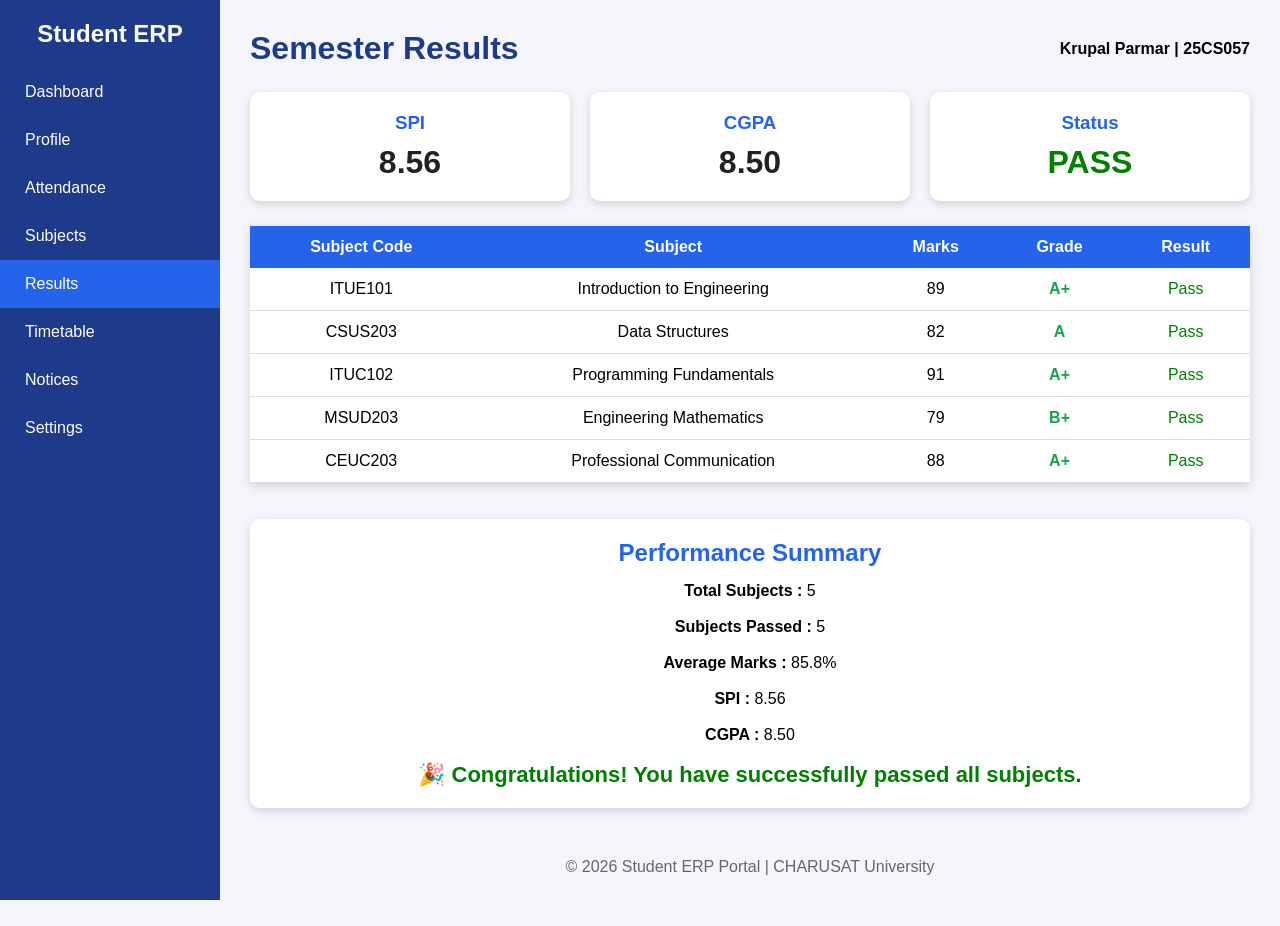
<file: results.html>
<!DOCTYPE html>
<html lang="en">
<head>
<meta charset="UTF-8">
<meta name="viewport" content="width=device-width, initial-scale=1.0">
<title>Student ERP - Results</title>

<style>

*{
margin:0;
padding:0;
box-sizing:border-box;
font-family:Arial,sans-serif;
}

body{
background:#f4f6fb;
}

.container{
display:flex;
}

/* Sidebar */

.sidebar{
width:220px;
height:100vh;
background:#1e3a8a;
position:fixed;
color:white;
}

.sidebar h2{
text-align:center;
padding:20px;
}

.sidebar ul{
list-style:none;
}

.sidebar ul li a{
display:block;
padding:15px 25px;
color:white;
text-decoration:none;
}

.sidebar ul li a:hover{
background:#2563eb;
}

/* Main */

.main{
margin-left:220px;
padding:30px;
width:100%;
}

.header{
display:flex;
justify-content:space-between;
align-items:center;
margin-bottom:25px;
}

.header h1{
color:#1e3a8a;
}

.student{
font-weight:bold;
}

/* Cards */

.cards{
display:grid;
grid-template-columns:repeat(auto-fit,minmax(220px,1fr));
gap:20px;
margin-bottom:25px;
}

.card{
background:white;
padding:20px;
border-radius:10px;
box-shadow:0 3px 10px rgba(0,0,0,.15);
text-align:center;
}

.card h3{
color:#2563eb;
margin-bottom:10px;
}

.big{
font-size:32px;
font-weight:bold;
color:#222;
}

/* Table */

table{
width:100%;
border-collapse:collapse;
background:white;
box-shadow:0 3px 10px rgba(0,0,0,.15);
}

th{
background:#2563eb;
color:white;
padding:12px;
}

td{
padding:12px;
text-align:center;
border-bottom:1px solid #ddd;
}

.grade{
font-weight:bold;
color:#16a34a;
}

</style>

</head>

<body>

<div class="container">

<div class="sidebar">

<h2>Student ERP</h2>

<ul>

<li><a href="dashboard.html">Dashboard</a></li>

<li><a href="profile.html">Profile</a></li>

<li><a href="attendance.html">Attendance</a></li>

<li><a href="subjects.html">Subjects</a></li>

<li><a href="results.html" style="background:#2563eb;">Results</a></li>

<li><a href="timetable.html">Timetable</a></li>

<li><a href="notices.html">Notices</a></li>

<li><a href="settings.html">Settings</a></li>

</ul>

</div>

<div class="main">

<div class="header">

<h1>Semester Results</h1>

<div class="student">

Krupal Parmar | 25CS057

</div>

</div>

<div class="cards">

<div class="card">

<h3>SPI</h3>

<div class="big">8.56</div>

</div>

<div class="card">

<h3>CGPA</h3>

<div class="big">8.50</div>

</div>

<div class="card">

<h3>Status</h3>

<div class="big" style="color:green;">PASS</div>

</div>

</div>

<table>

<tr>

<th>Subject Code</th>

<th>Subject</th>

<th>Marks</th>

<th>Grade</th>

<th>Result</th>

</tr>

<tr>

<td>ITUE101</td>

<td>Introduction to Engineering</td>

<td>89</td>

<td class="grade">A+</td>

<td style="color:green;">Pass</td>

</tr>

<tr>

<td>CSUS203</td>

<td>Data Structures</td>

<td>82</td>

<td class="grade">A</td>

<td style="color:green;">Pass</td>

</tr><tr>

<td>ITUC102</td>

<td>Programming Fundamentals</td>

<td>91</td>

<td class="grade">A+</td>

<td style="color:green;">Pass</td>

</tr>

<tr>

<td>MSUD203</td>

<td>Engineering Mathematics</td>

<td>79</td>

<td class="grade">B+</td>

<td style="color:green;">Pass</td>

</tr>

<tr>

<td>CEUC203</td>

<td>Professional Communication</td>

<td>88</td>

<td class="grade">A+</td>

<td style="color:green;">Pass</td>

</tr>

</table>

<br><br>

<div class="card">

<h2 style="color:#2563eb;margin-bottom:15px;">
Performance Summary
</h2>

<p><strong>Total Subjects :</strong> 5</p>

<br>

<p><strong>Subjects Passed :</strong> 5</p>

<br>

<p><strong>Average Marks :</strong> 85.8%</p>

<br>

<p><strong>SPI :</strong> 8.56</p>

<br>

<p><strong>CGPA :</strong> 8.50</p>

<br>

<p style="font-size:22px;color:green;font-weight:bold;">

🎉 Congratulations! You have successfully passed all subjects.

</p>

</div>

<footer style="margin-top:30px;text-align:center;color:#666;padding:20px;">

© 2026 Student ERP Portal | CHARUSAT University

</footer>

</div>

</div>

</body>

</html>
</file>
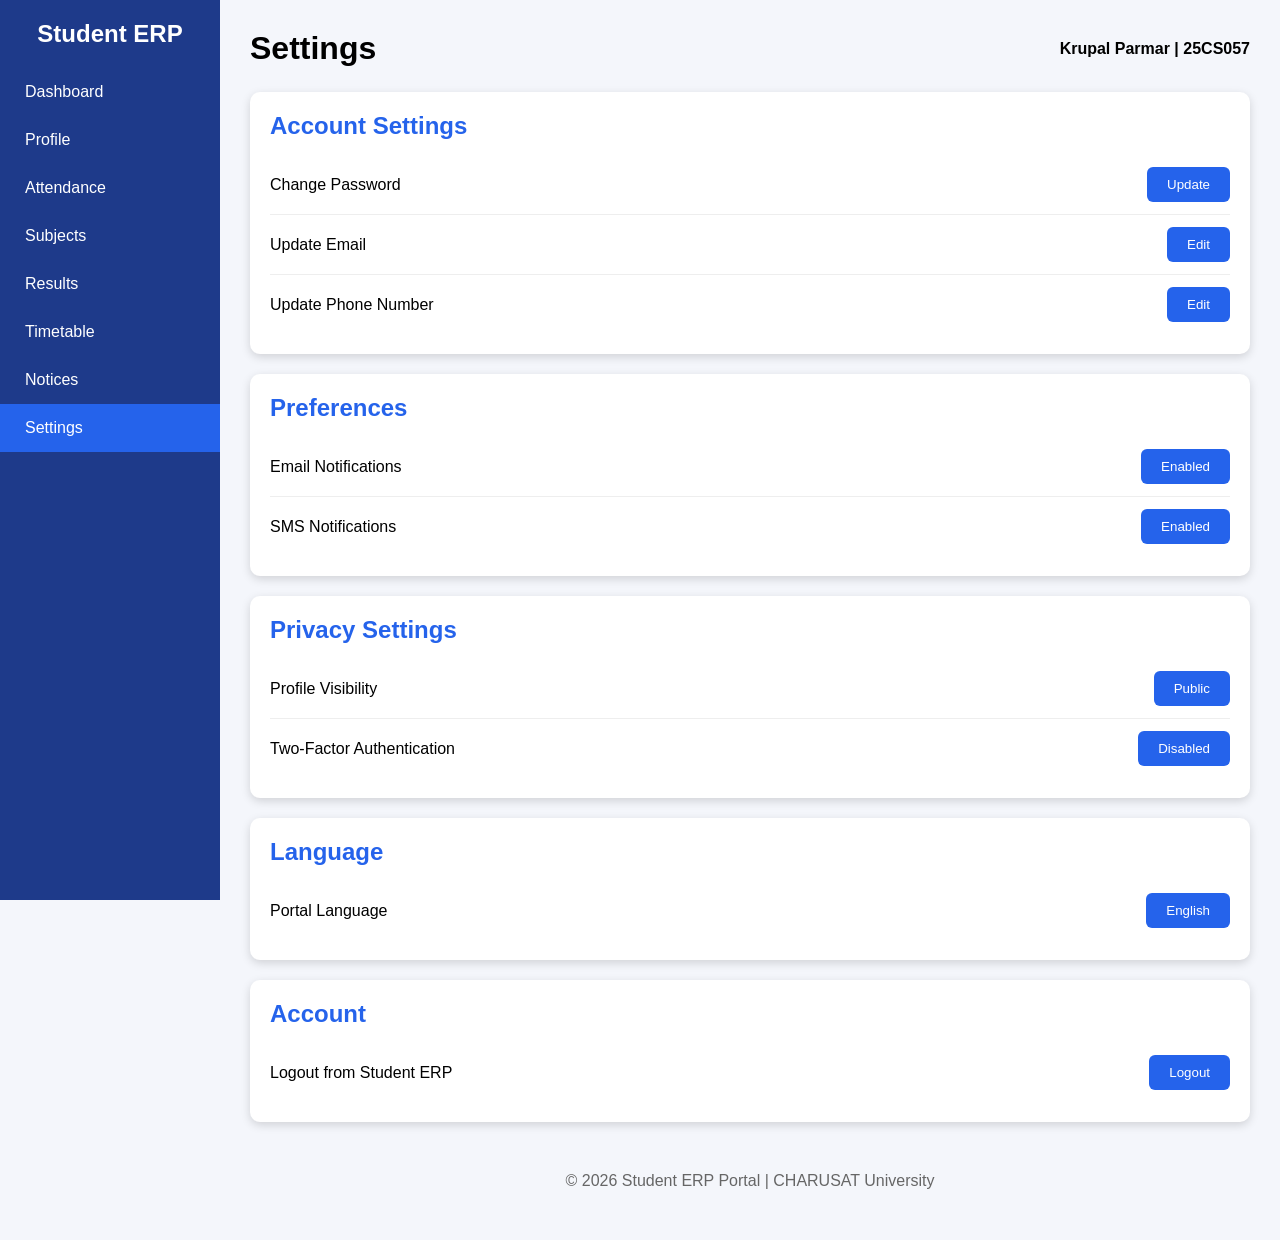
<file: settings.html>
<!DOCTYPE html>
<html lang="en">
<head>
<meta charset="UTF-8">
<meta name="viewport" content="width=device-width, initial-scale=1.0">
<title>Student ERP - Settings</title>

<style>

*{
margin:0;
padding:0;
box-sizing:border-box;
font-family:Arial,sans-serif;
}

body{
background:#f4f6fb;
}

.container{
display:flex;
}

.sidebar{
width:220px;
height:100vh;
background:#1e3a8a;
position:fixed;
color:white;
}

.sidebar h2{
text-align:center;
padding:20px;
}

.sidebar ul{
list-style:none;
}

.sidebar ul li a{
display:block;
padding:15px 25px;
color:white;
text-decoration:none;
}

.sidebar ul li a:hover{
background:#2563eb;
}

.main{
margin-left:220px;
padding:30px;
width:100%;
}

.header{
display:flex;
justify-content:space-between;
align-items:center;
margin-bottom:25px;
}

.card{
background:white;
padding:20px;
border-radius:10px;
box-shadow:0 3px 10px rgba(0,0,0,.15);
margin-bottom:20px;
}

.card h2{
color:#2563eb;
margin-bottom:15px;
}

.setting-row{
display:flex;
justify-content:space-between;
align-items:center;
padding:12px 0;
border-bottom:1px solid #eee;
}

.setting-row:last-child{
border-bottom:none;
}

button{
background:#2563eb;
color:white;
border:none;
padding:10px 20px;
border-radius:6px;
cursor:pointer;
}

button:hover{
background:#1d4ed8;
}

</style>

</head>

<body>

<div class="container">

<div class="sidebar">

<h2>Student ERP</h2>

<ul>

<li><a href="dashboard.html">Dashboard</a></li>
<li><a href="profile.html">Profile</a></li>
<li><a href="attendance.html">Attendance</a></li>
<li><a href="subjects.html">Subjects</a></li>
<li><a href="results.html">Results</a></li>
<li><a href="timetable.html">Timetable</a></li>
<li><a href="notices.html">Notices</a></li>
<li><a href="settings.html" style="background:#2563eb;">Settings</a></li>

</ul>

</div>

<div class="main">

<div class="header">

<h1>Settings</h1>

<b>Krupal Parmar | 25CS057</b>

</div>

<div class="card">

<h2>Account Settings</h2>

<div class="setting-row">

<span>Change Password</span>

<button>Update</button>

</div>

<div class="setting-row">

<span>Update Email</span>

<button>Edit</button>

</div>

<div class="setting-row">

<span>Update Phone Number</span>

<button>Edit</button>

</div>

</div>

<div class="card">

<h2>Preferences</h2>

<div class="setting-row">

<span>Email Notifications</span>

<button>Enabled</button>

</div>

<div class="setting-row">

<span>SMS Notifications</span>

<button>Enabled</button>

</div>
</div>

<!-- Privacy Settings -->

<div class="card">

<h2>Privacy Settings</h2>

<div class="setting-row">

<span>Profile Visibility</span>

<button>Public</button>

</div>

<div class="setting-row">

<span>Two-Factor Authentication</span>

<button>Disabled</button>

</div>

</div>

<!-- Language -->

<div class="card">

<h2>Language</h2>

<div class="setting-row">

<span>Portal Language</span>

<button>English</button>

</div>

</div>

<!-- Logout -->

<div class="card">

<h2>Account</h2>

<div class="setting-row">

<span>Logout from Student ERP</span>

<button onclick="window.location.href='index.html'">
Logout
</button>

</div>

</div>

<footer style="
margin-top:30px;
text-align:center;
padding:20px;
color:#666;
">

© 2026 Student ERP Portal | CHARUSAT University

</footer>

</div>

</div>

</body>
</html>
</file>
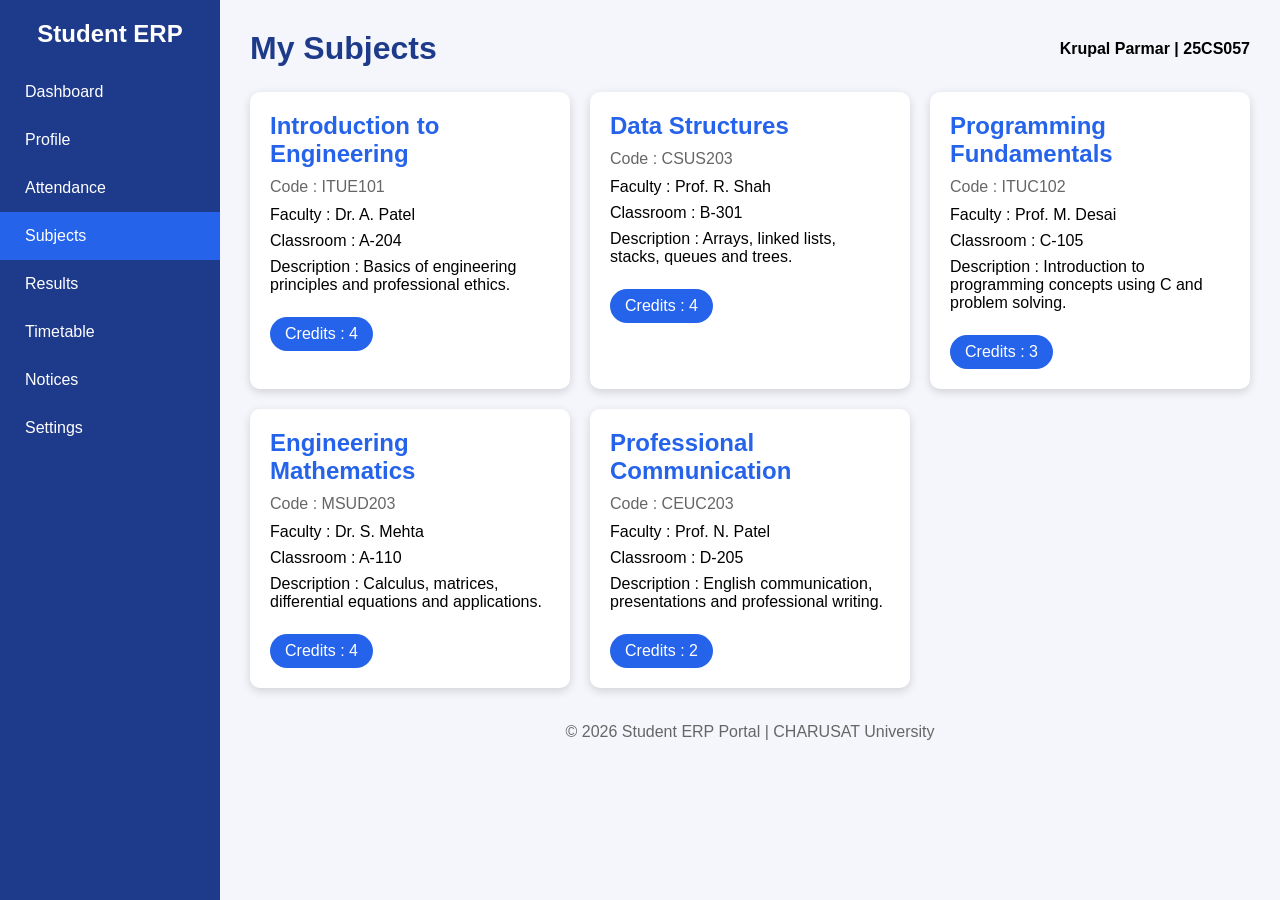
<file: subjects.html>
<!DOCTYPE html>
<html lang="en">
<head>
<meta charset="UTF-8">
<meta name="viewport" content="width=device-width, initial-scale=1.0">
<title>Subjects</title>

<style>

*{
    margin:0;
    padding:0;
    box-sizing:border-box;
    font-family:Arial,sans-serif;
}

body{
    background:#f4f6fb;
}

.container{
    display:flex;
}

/* Sidebar */

.sidebar{
    width:220px;
    height:100vh;
    background:#1e3a8a;
    position:fixed;
    color:white;
}

.sidebar h2{
    text-align:center;
    padding:20px;
}

.sidebar ul{
    list-style:none;
}

.sidebar ul li a{
    display:block;
    padding:15px 25px;
    color:white;
    text-decoration:none;
}

.sidebar ul li a:hover{
    background:#2563eb;
}

/* Main */

.main{
    margin-left:220px;
    padding:30px;
    width:100%;
}

.header{
    display:flex;
    justify-content:space-between;
    align-items:center;
    margin-bottom:25px;
}

.header h1{
    color:#1e3a8a;
}

.student{
    font-weight:bold;
}

.grid{
    display:grid;
    grid-template-columns:repeat(auto-fit,minmax(300px,1fr));
    gap:20px;
}

.card{
    background:white;
    border-radius:10px;
    padding:20px;
    box-shadow:0 3px 10px rgba(0,0,0,.15);
    transition:.3s;
}

.card:hover{
    transform:translateY(-5px);
}

.card h2{
    color:#2563eb;
    margin-bottom:10px;
}

.code{
    color:#666;
    margin-bottom:10px;
}

.info{
    margin:8px 0;
}

.credit{
    display:inline-block;
    margin-top:15px;
    background:#2563eb;
    color:white;
    padding:8px 15px;
    border-radius:20px;
}

</style>

</head>

<body>

<div class="container">

<div class="sidebar">

<h2>Student ERP</h2>

<ul>

<li><a href="dashboard.html">Dashboard</a></li>

<li><a href="profile.html">Profile</a></li>

<li><a href="attendance.html">Attendance</a></li>

<li><a href="subjects.html" style="background:#2563eb;">Subjects</a></li>

<li><a href="results.html">Results</a></li>

<li><a href="timetable.html">Timetable</a></li>

<li><a href="notices.html">Notices</a></li>

<li><a href="settings.html">Settings</a></li>

</ul>

</div>

<div class="main">

<div class="header">

<h1>My Subjects</h1>

<div class="student">

Krupal Parmar | 25CS057

</div>

</div>

<div class="grid">

<!-- Subject 1 -->

<div class="card">

<h2>Introduction to Engineering</h2>

<div class="code">

Code : ITUE101

</div>

<div class="info">

Faculty : Dr. A. Patel

</div>

<div class="info">

Classroom : A-204

</div>

<div class="info">

Description : Basics of engineering principles and professional ethics.

</div>

<div class="credit">

Credits : 4

</div>

</div>

<!-- Subject 2 -->

<div class="card">

<h2>Data Structures</h2>

<div class="code">

Code : CSUS203

</div>

<div class="info">

Faculty : Prof. R. Shah

</div>

<div class="info">

Classroom : B-301

</div>

<div class="info">

Description : Arrays, linked lists, stacks, queues and trees.

</div>

<div class="credit">

Credits : 4

</div>

</div><!-- Subject 3 -->

<div class="card">

    <h2>Programming Fundamentals</h2>

    <div class="code">
        Code : ITUC102
    </div>

    <div class="info">
        Faculty : Prof. M. Desai
    </div>

    <div class="info">
        Classroom : C-105
    </div>

    <div class="info">
        Description : Introduction to programming concepts using C and problem solving.
    </div>

    <div class="credit">
        Credits : 3
    </div>

</div>

<!-- Subject 4 -->

<div class="card">

    <h2>Engineering Mathematics</h2>

    <div class="code">
        Code : MSUD203
    </div>

    <div class="info">
        Faculty : Dr. S. Mehta
    </div>

    <div class="info">
        Classroom : A-110
    </div>

    <div class="info">
        Description : Calculus, matrices, differential equations and applications.
    </div>

    <div class="credit">
        Credits : 4
    </div>

</div>

<!-- Subject 5 -->

<div class="card">

    <h2>Professional Communication</h2>

    <div class="code">
        Code : CEUC203
    </div>

    <div class="info">
        Faculty : Prof. N. Patel
    </div>

    <div class="info">
        Classroom : D-205
    </div>

    <div class="info">
        Description : English communication, presentations and professional writing.
    </div>

    <div class="credit">
        Credits : 2
    </div>

</div>

</div>

<footer style="margin-top:35px;text-align:center;color:#666;">

    © 2026 Student ERP Portal | CHARUSAT University

</footer>

</div>

</div>

</body>

</html>
</file>
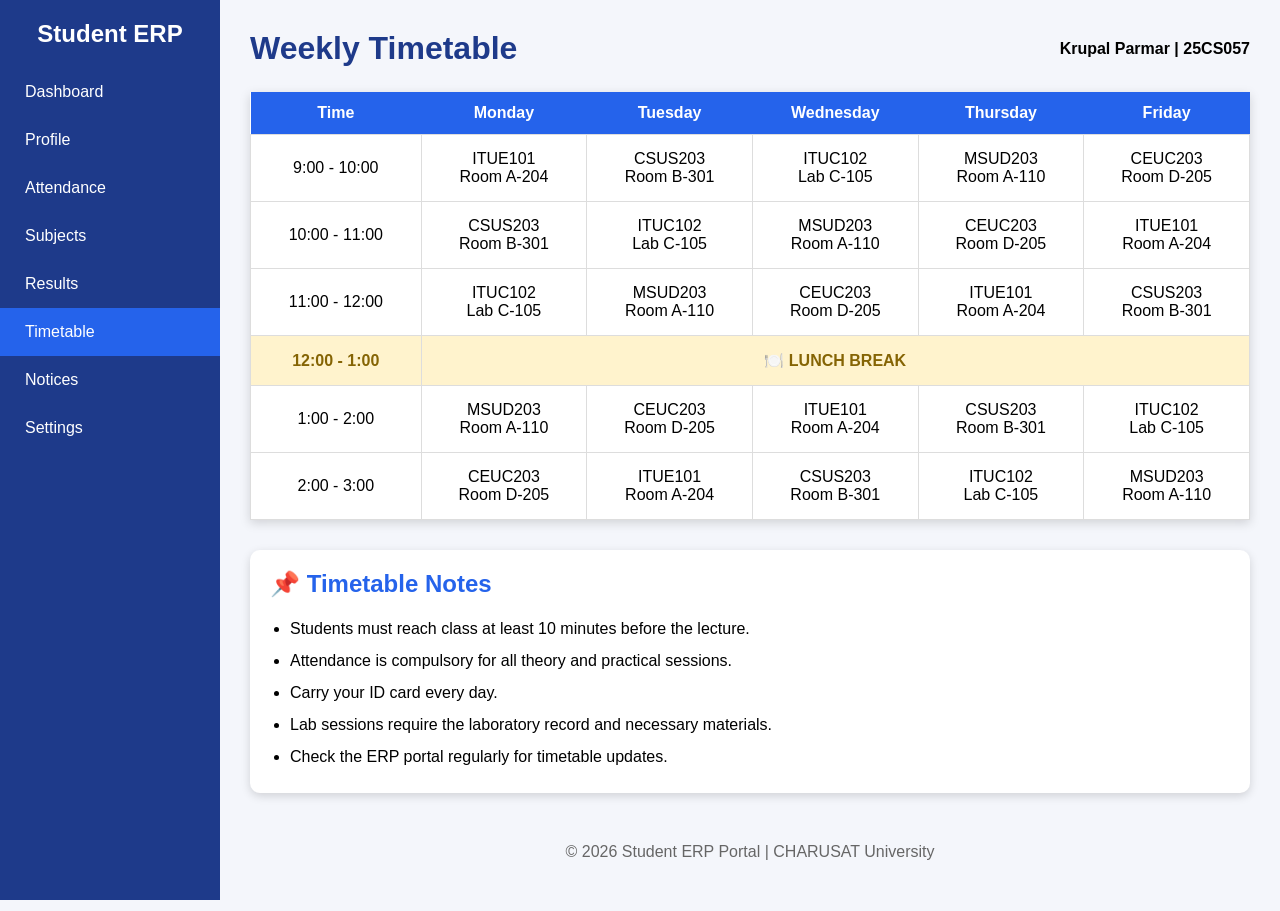
<file: timetable.html>
<!DOCTYPE html>
<html lang="en">
<head>
<meta charset="UTF-8">
<meta name="viewport" content="width=device-width, initial-scale=1.0">
<title>Student ERP - Timetable</title>

<style>

*{
    margin:0;
    padding:0;
    box-sizing:border-box;
    font-family:Arial,sans-serif;
}

body{
    background:#f4f6fb;
}

.container{
    display:flex;
}

/* Sidebar */

.sidebar{
    width:220px;
    height:100vh;
    background:#1e3a8a;
    position:fixed;
    color:white;
}

.sidebar h2{
    text-align:center;
    padding:20px;
}

.sidebar ul{
    list-style:none;
}

.sidebar ul li a{
    display:block;
    padding:15px 25px;
    color:white;
    text-decoration:none;
}

.sidebar ul li a:hover{
    background:#2563eb;
}

/* Main */

.main{
    margin-left:220px;
    padding:30px;
    width:100%;
}

.header{
    display:flex;
    justify-content:space-between;
    align-items:center;
    margin-bottom:25px;
}

.header h1{
    color:#1e3a8a;
}

.student{
    font-weight:bold;
}

/* Table */

table{
    width:100%;
    border-collapse:collapse;
    background:white;
    box-shadow:0 3px 10px rgba(0,0,0,.15);
}

th{
    background:#2563eb;
    color:white;
    padding:12px;
}

td{
    padding:15px;
    text-align:center;
    border:1px solid #ddd;
}

tr:hover{
    background:#eef4ff;
}

.break{
    background:#fff3cd;
    font-weight:bold;
    color:#856404;
}

</style>

</head>

<body>

<div class="container">

<div class="sidebar">

<h2>Student ERP</h2>

<ul>

<li><a href="dashboard.html">Dashboard</a></li>

<li><a href="profile.html">Profile</a></li>

<li><a href="attendance.html">Attendance</a></li>

<li><a href="subjects.html">Subjects</a></li>

<li><a href="results.html">Results</a></li>

<li><a href="timetable.html" style="background:#2563eb;">Timetable</a></li>

<li><a href="notices.html">Notices</a></li>

<li><a href="settings.html">Settings</a></li>

</ul>

</div>

<div class="main">

<div class="header">

<h1>Weekly Timetable</h1>

<div class="student">

Krupal Parmar | 25CS057

</div>

</div>

<table>

<tr>

<th>Time</th>

<th>Monday</th>

<th>Tuesday</th>

<th>Wednesday</th>

<th>Thursday</th>

<th>Friday</th>

</tr>

<tr>

<td>9:00 - 10:00</td>

<td>ITUE101<br>Room A-204</td>

<td>CSUS203<br>Room B-301</td>

<td>ITUC102<br>Lab C-105</td>

<td>MSUD203<br>Room A-110</td>

<td>CEUC203<br>Room D-205</td>

</tr>

<tr>

<td>10:00 - 11:00</td>

<td>CSUS203<br>Room B-301</td>

<td>ITUC102<br>Lab C-105</td>

<td>MSUD203<br>Room A-110</td>

<td>CEUC203<br>Room D-205</td>

<td>ITUE101<br>Room A-204</td>

</tr>

<tr>

<td>11:00 - 12:00</td>

<td>ITUC102<br>Lab C-105</td>

<td>MSUD203<br>Room A-110</td>

<td>CEUC203<br>Room D-205</td>

<td>ITUE101<br>Room A-204</td>

<td>CSUS203<br>Room B-301</td>

</tr>
<tr class="break">

<td>12:00 - 1:00</td>

<td colspan="5">🍽️ LUNCH BREAK</td>

</tr>

<tr>

<td>1:00 - 2:00</td>

<td>MSUD203<br>Room A-110</td>

<td>CEUC203<br>Room D-205</td>

<td>ITUE101<br>Room A-204</td>

<td>CSUS203<br>Room B-301</td>

<td>ITUC102<br>Lab C-105</td>

</tr>

<tr>

<td>2:00 - 3:00</td>

<td>CEUC203<br>Room D-205</td>

<td>ITUE101<br>Room A-204</td>

<td>CSUS203<br>Room B-301</td>

<td>ITUC102<br>Lab C-105</td>

<td>MSUD203<br>Room A-110</td>

</tr>

</table>

<div style="margin-top:30px;
background:white;
padding:20px;
border-radius:10px;
box-shadow:0 3px 10px rgba(0,0,0,.15);">

<h2 style="color:#2563eb;margin-bottom:15px;">

📌 Timetable Notes

</h2>

<ul style="margin-left:20px;line-height:2;">

<li>Students must reach class at least 10 minutes before the lecture.</li>

<li>Attendance is compulsory for all theory and practical sessions.</li>

<li>Carry your ID card every day.</li>

<li>Lab sessions require the laboratory record and necessary materials.</li>

<li>Check the ERP portal regularly for timetable updates.</li>

</ul>

</div>

<footer style="margin-top:30px;
text-align:center;
color:#666;
padding:20px;">

© 2026 Student ERP Portal | CHARUSAT University

</footer>

</div>

</div>

</body>

</html>
</file>
